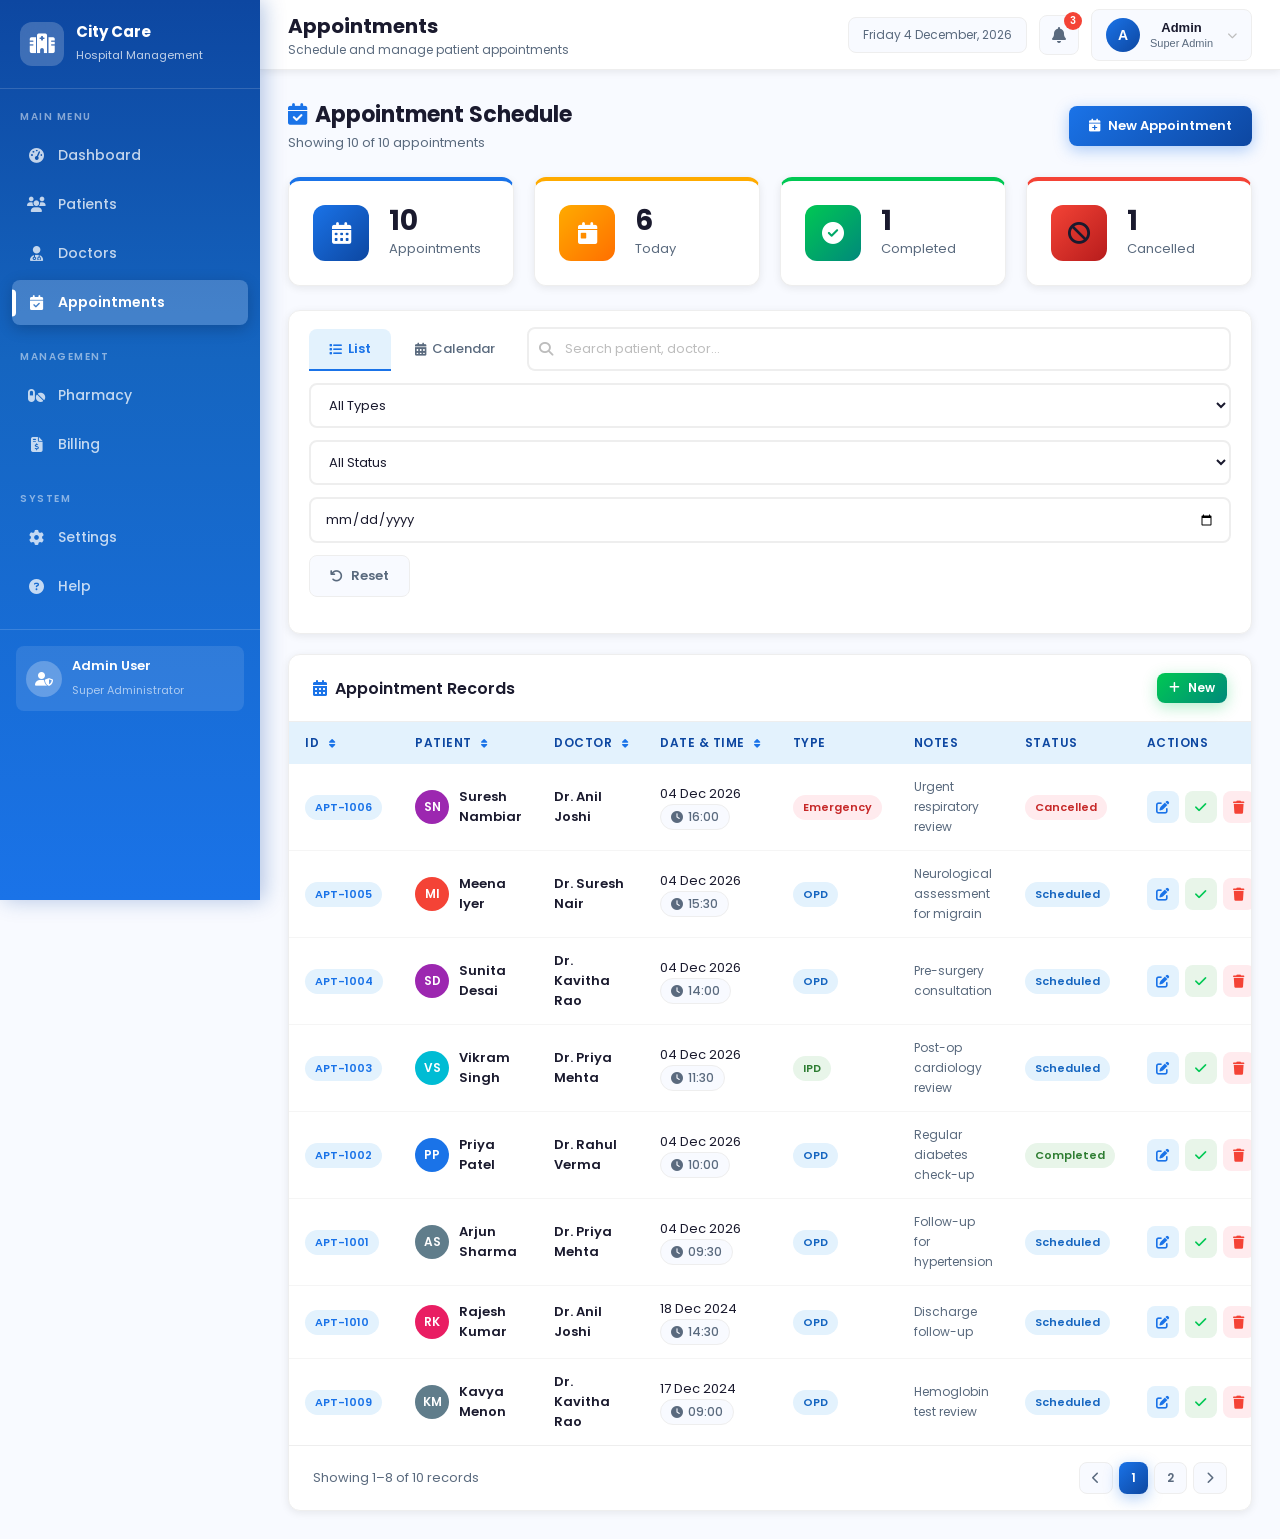
<file: appointments.html>
<!DOCTYPE html>
<html lang="en">
<head>
  <meta charset="UTF-8">
  <meta name="viewport" content="width=device-width, initial-scale=1.0">
  <title>Appointments | City Care Hospital</title>
  <link rel="stylesheet" href="https://cdnjs.cloudflare.com/ajax/libs/font-awesome/6.5.0/css/all.min.css">
  <link rel="stylesheet" href="style.css">
  <link rel="stylesheet" href="responsive.css">
</head>
<body>

<div class="loader-overlay" id="loaderOverlay">
  <div class="loader-logo"><i class="fas fa-hospital-alt"></i></div>
  <div class="loader-text">City Care Hospital</div>
  <div class="loading-bar"><div class="loading-bar-fill"></div></div>
</div>

<div class="sidebar-overlay" id="sidebarOverlay"></div>

<aside class="sidebar" id="sidebar">
  <a href="index.html" class="sidebar-brand">
    <div class="brand-icon"><i class="fas fa-hospital-alt"></i></div>
    <div class="brand-text"><h2>City Care</h2><span>Hospital Management</span></div>
  </a>
  <div class="sidebar-section">Main Menu</div>
  <nav class="sidebar-nav">
    <a href="index.html" class="nav-item"><i class="fas fa-tachometer-alt"></i> Dashboard</a>
    <a href="patients.html" class="nav-item"><i class="fas fa-users"></i> Patients</a>
    <a href="doctors.html" class="nav-item"><i class="fas fa-user-md"></i> Doctors</a>
    <a href="appointments.html" class="nav-item active"><i class="fas fa-calendar-check"></i> Appointments</a>
  </nav>
  <div class="sidebar-section">Management</div>
  <nav class="sidebar-nav">
    <a href="pharmacy.html" class="nav-item"><i class="fas fa-pills"></i> Pharmacy</a>
    <a href="billing.html" class="nav-item"><i class="fas fa-file-invoice-dollar"></i> Billing</a>
  </nav>
  <div class="sidebar-section">System</div>
  <nav class="sidebar-nav">
    <a href="#" class="nav-item"><i class="fas fa-cog"></i> Settings</a>
    <a href="#" class="nav-item"><i class="fas fa-question-circle"></i> Help</a>
  </nav>
  <div class="sidebar-footer">
    <div class="sidebar-user">
      <div class="sidebar-avatar"><i class="fas fa-user-shield"></i></div>
      <div class="sidebar-user-info"><h4>Admin User</h4><span>Super Administrator</span></div>
    </div>
  </div>
</aside>

<div class="main-content">
  <header class="header">
    <div class="header-left">
      <button class="menu-toggle" onclick="toggleSidebarMobile()"><i class="fas fa-bars"></i></button>
      <div class="page-title">
        <h1>Appointments</h1>
        <p>Schedule and manage patient appointments</p>
      </div>
    </div>
    <div class="header-right">
      <div class="header-date"></div>
      <button class="header-btn"><i class="fas fa-bell"></i><span class="notif-badge">3</span></button>
      <div class="profile-dropdown">
        <button class="profile-btn">
          <div class="profile-avatar">A</div>
          <div class="profile-info"><h4>Admin</h4><span>Super Admin</span></div>
          <i class="fas fa-chevron-down" style="font-size:10px;color:var(--gray-400);margin-left:4px"></i>
        </button>
        <div class="dropdown-menu">
          <a href="#" class="dropdown-item"><i class="fas fa-user"></i> My Profile</a>
          <div class="dropdown-divider"></div>
          <button class="dropdown-item" style="color:var(--danger)"><i class="fas fa-sign-out-alt"></i> Logout</button>
        </div>
      </div>
    </div>
  </header>

  <div class="page-content">
    <div class="page-header animate-in">
      <div class="page-header-title">
        <h2><i class="fas fa-calendar-check" style="color:var(--primary);margin-right:8px"></i>Appointment Schedule</h2>
        <p id="apptCount">Loading...</p>
      </div>
      <button class="btn btn-primary" onclick="openAddApptModal()">
        <i class="fas fa-calendar-plus"></i> New Appointment
      </button>
    </div>

    <div class="stats-grid" style="margin-bottom:24px" id="apptStats"></div>

    <div class="card animate-in" style="margin-bottom:20px">
      <div class="card-body" style="padding:16px 20px">
        <div class="toolbar">
          <div class="tabs" style="border-bottom:none;margin-bottom:0;flex-shrink:0">
            <button class="tab active" id="tabList" onclick="switchView('list')"><i class="fas fa-list"></i> List</button>
            <button class="tab" id="tabCalendar" onclick="switchView('calendar')"><i class="fas fa-calendar-alt"></i> Calendar</button>
          </div>
          <div class="search-box" style="flex:2">
            <i class="fas fa-search"></i>
            <input type="text" class="form-control" id="searchInput" placeholder="Search patient, doctor..." oninput="renderAppointments()">
          </div>
          <select class="form-control filter-select" id="filterType" onchange="renderAppointments()">
            <option value="">All Types</option>
            <option>OPD</option><option>IPD</option><option>Emergency</option>
          </select>
          <select class="form-control filter-select" id="filterStatus" onchange="renderAppointments()">
            <option value="">All Status</option>
            <option>Scheduled</option><option>Completed</option><option>Cancelled</option>
          </select>
          <input type="date" class="form-control filter-select" id="filterDate" onchange="renderAppointments()">
          <button class="btn btn-light" onclick="clearFilters()"><i class="fas fa-undo"></i> Reset</button>
        </div>
      </div>
    </div>

    <!-- List View -->
    <div id="listView" class="card animate-in delay-2">
      <div class="card-header">
        <div class="card-title"><i class="fas fa-calendar-alt"></i> Appointment Records</div>
        <button class="btn btn-success btn-sm" onclick="openAddApptModal()"><i class="fas fa-plus"></i> New</button>
      </div>
      <div class="card-body" style="padding:0">
        <div class="table-container">
          <table class="table">
            <thead>
              <tr>
                <th onclick="sortBy('id')">ID <i class="fas fa-sort"></i></th>
                <th onclick="sortBy('patientName')">Patient <i class="fas fa-sort"></i></th>
                <th onclick="sortBy('doctorName')">Doctor <i class="fas fa-sort"></i></th>
                <th onclick="sortBy('date')">Date & Time <i class="fas fa-sort"></i></th>
                <th>Type</th>
                <th>Notes</th>
                <th>Status</th>
                <th>Actions</th>
              </tr>
            </thead>
            <tbody id="apptsTableBody"></tbody>
          </table>
        </div>
        <div id="mobileCardList" class="mobile-card-list"></div>
        <div id="paginationContainer" style="padding:16px 24px;display:flex;align-items:center;justify-content:space-between;border-top:1px solid var(--gray-200);flex-wrap:wrap;gap:10px"></div>
      </div>
    </div>

    <!-- Calendar View -->
    <div id="calendarView" style="display:none" class="card animate-in delay-2">
      <div class="card-header">
        <div class="card-title"><i class="fas fa-calendar-alt"></i> <span id="calMonthTitle"></span></div>
        <div style="display:flex;gap:8px">
          <button class="btn btn-light btn-sm" onclick="prevMonth()"><i class="fas fa-chevron-left"></i></button>
          <button class="btn btn-outline btn-sm" onclick="goToToday()">Today</button>
          <button class="btn btn-light btn-sm" onclick="nextMonth()"><i class="fas fa-chevron-right"></i></button>
        </div>
      </div>
      <div class="card-body" id="calendarBody"></div>
    </div>
  </div>
</div>

<!-- Add/Edit Appointment Modal -->
<div class="modal-overlay" id="apptModal">
  <div class="modal modal-lg">
    <div class="modal-header">
      <h2 id="apptModalTitle"><i class="fas fa-calendar-plus"></i> New Appointment</h2>
      <button class="modal-close" onclick="Modal.close('apptModal')"><i class="fas fa-times"></i></button>
    </div>
    <div class="modal-body">
      <form id="apptForm" onsubmit="return false">
        <input type="hidden" id="apptId">
        <div class="form-row">
          <div class="form-group">
            <label class="form-label">Patient <span class="required">*</span></label>
            <select class="form-control" id="apptPatient" required>
              <option value="">Select Patient</option>
            </select>
          </div>
          <div class="form-group">
            <label class="form-label">Doctor <span class="required">*</span></label>
            <select class="form-control" id="apptDoctor" required>
              <option value="">Select Doctor</option>
            </select>
          </div>
        </div>
        <div class="form-row-3">
          <div class="form-group">
            <label class="form-label">Date <span class="required">*</span></label>
            <input type="date" class="form-control" id="apptDate" required>
          </div>
          <div class="form-group">
            <label class="form-label">Time <span class="required">*</span></label>
            <input type="time" class="form-control" id="apptTime" required>
          </div>
          <div class="form-group">
            <label class="form-label">Type</label>
            <select class="form-control" id="apptType">
              <option>OPD</option><option>IPD</option><option>Emergency</option>
            </select>
          </div>
        </div>
        <div class="form-row">
          <div class="form-group">
            <label class="form-label">Status</label>
            <select class="form-control" id="apptStatus">
              <option>Scheduled</option><option>Completed</option><option>Cancelled</option>
            </select>
          </div>
          <div class="form-group">
            <label class="form-label">Notes</label>
            <input type="text" class="form-control" id="apptNotes" placeholder="Appointment notes...">
          </div>
        </div>
      </form>
    </div>
    <div class="modal-footer">
      <button class="btn btn-light" onclick="Modal.close('apptModal')"><i class="fas fa-times"></i> Cancel</button>
      <button class="btn btn-primary" onclick="saveAppointment()"><i class="fas fa-save"></i> Save</button>
    </div>
  </div>
</div>

<!-- Confirm Modal -->
<div class="modal-overlay" id="confirmModal">
  <div class="modal modal-sm">
    <div class="modal-body">
      <div class="confirm-dialog">
        <div class="confirm-icon">🗑️</div>
        <h3 id="confirmTitle">Delete Appointment?</h3>
        <p id="confirmMessage">This will remove the appointment.</p>
      </div>
    </div>
    <div class="modal-footer">
      <button class="btn btn-light" onclick="Confirm.cancel()">Cancel</button>
      <button class="btn btn-danger" onclick="Confirm.confirm()"><i class="fas fa-trash"></i> Delete</button>
    </div>
  </div>
</div>

<!-- Bottom Navigation (Mobile) -->
<nav class="bottom-nav" id="bottomNav">
  <div class="bottom-nav-inner">
    <a href="index.html" class="bottom-nav-item"><i class="fas fa-tachometer-alt"></i><span>Home</span></a>
    <a href="patients.html" class="bottom-nav-item"><i class="fas fa-users"></i><span>Patients</span></a>
    <a href="appointments.html" class="bottom-nav-item active"><i class="fas fa-calendar-check"></i><span>Appts</span></a>
    <a href="billing.html" class="bottom-nav-item"><i class="fas fa-file-invoice-dollar"></i><span>Billing</span></a>
    <button class="bottom-nav-item bottom-nav-more" onclick="toggleMoreDrawer()"><i class="fas fa-th-large"></i><span>More</span></button>
  </div>
</nav>
<div class="drawer-overlay" onclick="toggleMoreDrawer()"></div>
<div class="more-drawer" id="moreDrawer">
  <div class="more-drawer-handle"></div>
  <div class="more-drawer-title">More Options</div>
  <div class="more-drawer-grid">
    <a href="doctors.html" class="more-drawer-item">
      <div class="more-drawer-icon" style="background:linear-gradient(135deg,#1a73e8,#0d47a1)"><i class="fas fa-user-md"></i></div>
      <span>Doctors</span>
    </a>
    <a href="pharmacy.html" class="more-drawer-item">
      <div class="more-drawer-icon" style="background:linear-gradient(135deg,#7c4dff,#4527a0)"><i class="fas fa-pills"></i></div>
      <span>Pharmacy</span>
    </a>
    <a href="#" class="more-drawer-item">
      <div class="more-drawer-icon" style="background:linear-gradient(135deg,#00bcd4,#006064)"><i class="fas fa-cog"></i></div>
      <span>Settings</span>
    </a>
    <a href="#" class="more-drawer-item">
      <div class="more-drawer-icon" style="background:linear-gradient(135deg,#00c853,#00897b)"><i class="fas fa-question-circle"></i></div>
      <span>Help</span>
    </a>
  </div>
</div>
</nav>
<div class="drawer-overlay" onclick="toggleMoreDrawer()"></div>
<div class="more-drawer">
  <div class="more-drawer-handle"></div>
  <div class="more-drawer-grid">
    <a href="doctors.html" class="more-drawer-item"><i class="fas fa-user-md"></i><span>Doctors</span></a>
    <a href="pharmacy.html" class="more-drawer-item"><i class="fas fa-pills"></i><span>Pharmacy</span></a>
    <a href="#" class="more-drawer-item"><i class="fas fa-cog"></i><span>Settings</span></a>
  </div>
</div>

<script src="utils.js"></script>
<script src="dashboard.js"></script>
<script src="appointments.js"></script>
<script src="mobile.js"></script>
</body>
</html>
</file>
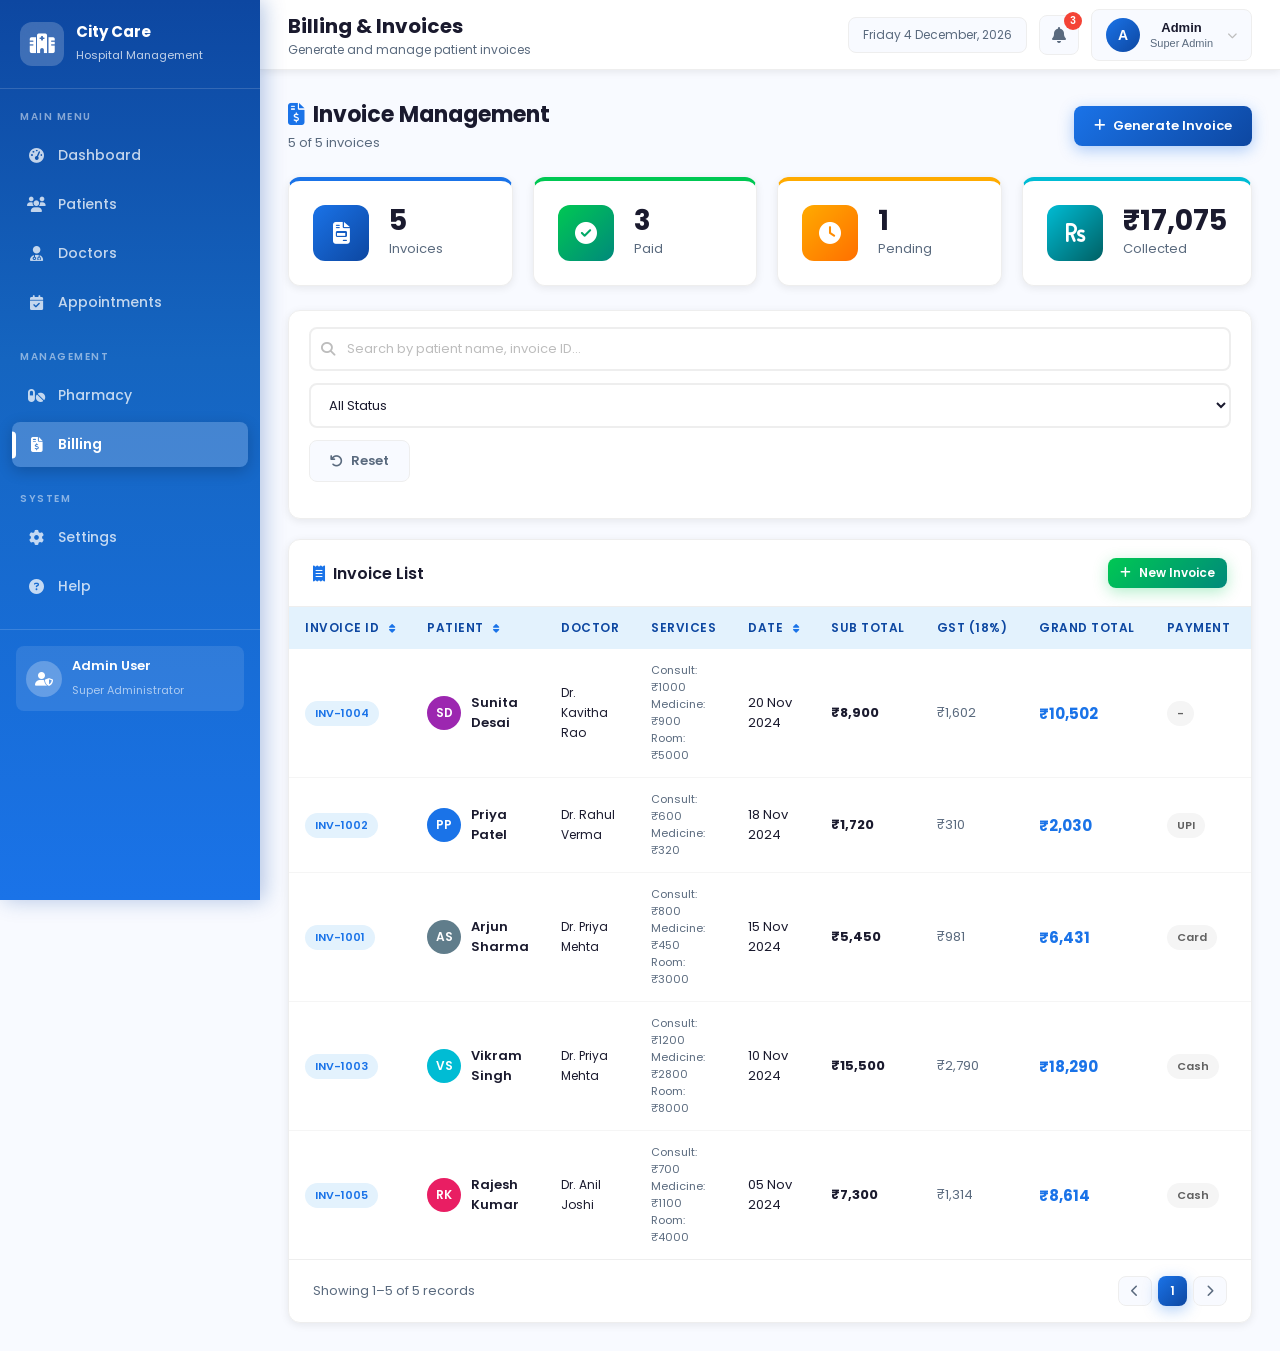
<file: billing.html>
<!DOCTYPE html>
<html lang="en">
<head>
  <meta charset="UTF-8">
  <meta name="viewport" content="width=device-width, initial-scale=1.0">
  <title>Billing | City Care Hospital</title>
  <link rel="stylesheet" href="https://cdnjs.cloudflare.com/ajax/libs/font-awesome/6.5.0/css/all.min.css">
  <link rel="stylesheet" href="style.css">
  <link rel="stylesheet" href="responsive.css">
  <style>
    @media print {
      body * { visibility: hidden; }
      #invoicePrintArea, #invoicePrintArea * { visibility: visible; }
      #invoicePrintArea { position: fixed; inset: 0; background: white; z-index: 99999; padding: 30px; }
    }
  </style>
</head>
<body>

<div class="loader-overlay" id="loaderOverlay">
  <div class="loader-logo"><i class="fas fa-hospital-alt"></i></div>
  <div class="loader-text">City Care Hospital</div>
  <div class="loading-bar"><div class="loading-bar-fill"></div></div>
</div>

<div class="sidebar-overlay" id="sidebarOverlay"></div>

<aside class="sidebar" id="sidebar">
  <a href="index.html" class="sidebar-brand">
    <div class="brand-icon"><i class="fas fa-hospital-alt"></i></div>
    <div class="brand-text"><h2>City Care</h2><span>Hospital Management</span></div>
  </a>
  <div class="sidebar-section">Main Menu</div>
  <nav class="sidebar-nav">
    <a href="index.html" class="nav-item"><i class="fas fa-tachometer-alt"></i> Dashboard</a>
    <a href="patients.html" class="nav-item"><i class="fas fa-users"></i> Patients</a>
    <a href="doctors.html" class="nav-item"><i class="fas fa-user-md"></i> Doctors</a>
    <a href="appointments.html" class="nav-item"><i class="fas fa-calendar-check"></i> Appointments</a>
  </nav>
  <div class="sidebar-section">Management</div>
  <nav class="sidebar-nav">
    <a href="pharmacy.html" class="nav-item"><i class="fas fa-pills"></i> Pharmacy</a>
    <a href="billing.html" class="nav-item active"><i class="fas fa-file-invoice-dollar"></i> Billing</a>
  </nav>
  <div class="sidebar-section">System</div>
  <nav class="sidebar-nav">
    <a href="#" class="nav-item"><i class="fas fa-cog"></i> Settings</a>
    <a href="#" class="nav-item"><i class="fas fa-question-circle"></i> Help</a>
  </nav>
  <div class="sidebar-footer">
    <div class="sidebar-user">
      <div class="sidebar-avatar"><i class="fas fa-user-shield"></i></div>
      <div class="sidebar-user-info"><h4>Admin User</h4><span>Super Administrator</span></div>
    </div>
  </div>
</aside>

<div class="main-content">
  <header class="header">
    <div class="header-left">
      <button class="menu-toggle" onclick="toggleSidebarMobile()"><i class="fas fa-bars"></i></button>
      <div class="page-title">
        <h1>Billing & Invoices</h1>
        <p>Generate and manage patient invoices</p>
      </div>
    </div>
    <div class="header-right">
      <div class="header-date"></div>
      <button class="header-btn"><i class="fas fa-bell"></i><span class="notif-badge">3</span></button>
      <div class="profile-dropdown">
        <button class="profile-btn">
          <div class="profile-avatar">A</div>
          <div class="profile-info"><h4>Admin</h4><span>Super Admin</span></div>
          <i class="fas fa-chevron-down" style="font-size:10px;color:var(--gray-400);margin-left:4px"></i>
        </button>
        <div class="dropdown-menu">
          <a href="#" class="dropdown-item"><i class="fas fa-user"></i> My Profile</a>
          <div class="dropdown-divider"></div>
          <button class="dropdown-item" style="color:var(--danger)"><i class="fas fa-sign-out-alt"></i> Logout</button>
        </div>
      </div>
    </div>
  </header>

  <div class="page-content">
    <div class="page-header animate-in">
      <div class="page-header-title">
        <h2><i class="fas fa-file-invoice-dollar" style="color:var(--primary);margin-right:8px"></i>Invoice Management</h2>
        <p id="billCount">Loading...</p>
      </div>
      <button class="btn btn-primary" onclick="openAddBillModal()">
        <i class="fas fa-plus"></i> Generate Invoice
      </button>
    </div>

    <div class="stats-grid" style="margin-bottom:24px" id="billStats"></div>

    <div class="card animate-in" style="margin-bottom:20px">
      <div class="card-body" style="padding:16px 20px">
        <div class="toolbar">
          <div class="search-box" style="flex:2">
            <i class="fas fa-search"></i>
            <input type="text" class="form-control" id="searchInput" placeholder="Search by patient name, invoice ID..." oninput="renderInvoices()">
          </div>
          <select class="form-control filter-select" id="filterStatus" onchange="renderInvoices()">
            <option value="">All Status</option>
            <option>Paid</option><option>Pending</option><option>Partial</option>
          </select>
          <button class="btn btn-light" onclick="clearFilters()"><i class="fas fa-undo"></i> Reset</button>
        </div>
      </div>
    </div>

    <div class="card animate-in delay-2">
      <div class="card-header">
        <div class="card-title"><i class="fas fa-receipt"></i> Invoice List</div>
        <button class="btn btn-success btn-sm" onclick="openAddBillModal()"><i class="fas fa-plus"></i> New Invoice</button>
      </div>
      <div class="card-body" style="padding:0">
        <div class="table-container">
          <table class="table">
            <thead>
              <tr>
                <th onclick="sortBy('id')">Invoice ID <i class="fas fa-sort"></i></th>
                <th onclick="sortBy('patientName')">Patient <i class="fas fa-sort"></i></th>
                <th>Doctor</th>
                <th>Services</th>
                <th onclick="sortBy('date')">Date <i class="fas fa-sort"></i></th>
                <th>Sub Total</th>
                <th>GST (18%)</th>
                <th>Grand Total</th>
                <th>Payment</th>
                <th>Status</th>
                <th>Actions</th>
              </tr>
            </thead>
            <tbody id="billTableBody"></tbody>
          </table>
        </div>
        <div id="mobileCardList" class="mobile-card-list"></div>
        <div id="paginationContainer" style="padding:16px 24px;display:flex;align-items:center;justify-content:space-between;border-top:1px solid var(--gray-200);flex-wrap:wrap;gap:10px"></div>
      </div>
    </div>
  </div>
</div>

<!-- Add Invoice Modal -->
<div class="modal-overlay" id="billModal">
  <div class="modal modal-lg">
    <div class="modal-header">
      <h2 id="billModalTitle"><i class="fas fa-file-invoice"></i> Generate Invoice</h2>
      <button class="modal-close" onclick="Modal.close('billModal')"><i class="fas fa-times"></i></button>
    </div>
    <div class="modal-body">
      <form id="billForm" onsubmit="return false">
        <input type="hidden" id="billId">
        <div class="form-row">
          <div class="form-group">
            <label class="form-label">Patient <span class="required">*</span></label>
            <select class="form-control" id="billPatient" required onchange="autoFillDoctor()">
              <option value="">Select Patient</option>
            </select>
          </div>
          <div class="form-group">
            <label class="form-label">Doctor</label>
            <input type="text" class="form-control" id="billDoctor" placeholder="Auto-filled from patient" readonly>
          </div>
        </div>
        <div class="form-row">
          <div class="form-group">
            <label class="form-label">Invoice Date <span class="required">*</span></label>
            <input type="date" class="form-control" id="billDate" required>
          </div>
          <div class="form-group">
            <label class="form-label">Payment Method</label>
            <select class="form-control" id="billPayMethod">
              <option>Cash</option><option>Card</option><option>UPI</option><option>Insurance</option><option>—</option>
            </select>
          </div>
        </div>

        <div style="background:var(--light);border-radius:12px;padding:20px;margin-bottom:16px">
          <h4 style="font-size:14px;font-weight:600;margin-bottom:16px;color:var(--primary)"><i class="fas fa-list"></i> Service Charges</h4>
          <div class="form-row-3">
            <div class="form-group" style="margin-bottom:12px">
              <label class="form-label">Consultation Fee (₹)</label>
              <input type="number" class="form-control" id="billConsult" min="0" value="0" oninput="calcTotal()">
            </div>
            <div class="form-group" style="margin-bottom:12px">
              <label class="form-label">Medicine Charges (₹)</label>
              <input type="number" class="form-control" id="billMedicine" min="0" value="0" oninput="calcTotal()">
            </div>
            <div class="form-group" style="margin-bottom:12px">
              <label class="form-label">Room Charges (₹)</label>
              <input type="number" class="form-control" id="billRoom" min="0" value="0" oninput="calcTotal()">
            </div>
            <div class="form-group" style="margin-bottom:0">
              <label class="form-label">Lab / Test Charges (₹)</label>
              <input type="number" class="form-control" id="billLab" min="0" value="0" oninput="calcTotal()">
            </div>
            <div class="form-group" style="margin-bottom:0">
              <label class="form-label">Other Charges (₹)</label>
              <input type="number" class="form-control" id="billOther" min="0" value="0" oninput="calcTotal()">
            </div>
            <div class="form-group" style="margin-bottom:0">
              <label class="form-label">Discount (₹)</label>
              <input type="number" class="form-control" id="billDiscount" min="0" value="0" oninput="calcTotal()">
            </div>
          </div>
        </div>

        <!-- Live Total -->
        <div style="background:linear-gradient(135deg,var(--primary-light),white);border:1px solid #bbdefb;border-radius:12px;padding:16px">
          <div style="display:flex;justify-content:space-between;font-size:13px;padding:6px 0;border-bottom:1px solid #bbdefb">
            <span>Sub Total</span><span id="sumSubTotal" style="font-weight:600">₹0</span>
          </div>
          <div style="display:flex;justify-content:space-between;font-size:13px;padding:6px 0;border-bottom:1px solid #bbdefb">
            <span>Discount</span><span id="sumDiscount" style="font-weight:600;color:var(--success)">-₹0</span>
          </div>
          <div style="display:flex;justify-content:space-between;font-size:13px;padding:6px 0;border-bottom:1px solid #bbdefb">
            <span>GST (18%)</span><span id="sumGst" style="font-weight:600">₹0</span>
          </div>
          <div style="display:flex;justify-content:space-between;font-size:16px;padding:10px 0 0;font-weight:700;color:var(--primary)">
            <span>Grand Total</span><span id="sumTotal">₹0</span>
          </div>
        </div>

        <div class="form-group" style="margin-top:16px">
          <label class="form-label">Payment Status</label>
          <select class="form-control" id="billStatus">
            <option>Pending</option><option>Paid</option><option>Partial</option>
          </select>
        </div>
      </form>
    </div>
    <div class="modal-footer">
      <button class="btn btn-light" onclick="Modal.close('billModal')"><i class="fas fa-times"></i> Cancel</button>
      <button class="btn btn-primary" onclick="saveInvoice()"><i class="fas fa-save"></i> Save Invoice</button>
    </div>
  </div>
</div>

<!-- View Invoice Modal -->
<div class="modal-overlay" id="viewBillModal">
  <div class="modal modal-lg">
    <div class="modal-header">
      <h2><i class="fas fa-file-invoice"></i> Invoice Details</h2>
      <button class="modal-close" onclick="Modal.close('viewBillModal')"><i class="fas fa-times"></i></button>
    </div>
    <div class="modal-body" id="invoicePrintArea"></div>
    <div class="modal-footer no-print">
      <button class="btn btn-light" onclick="Modal.close('viewBillModal')">Close</button>
      <button class="btn btn-warning" onclick="window.print()"><i class="fas fa-print"></i> Print Invoice</button>
    </div>
  </div>
</div>

<!-- Confirm Modal -->
<div class="modal-overlay" id="confirmModal">
  <div class="modal modal-sm">
    <div class="modal-body">
      <div class="confirm-dialog">
        <div class="confirm-icon">🗑️</div>
        <h3 id="confirmTitle">Delete Invoice?</h3>
        <p id="confirmMessage">This will permanently remove this invoice.</p>
      </div>
    </div>
    <div class="modal-footer">
      <button class="btn btn-light" onclick="Confirm.cancel()">Cancel</button>
      <button class="btn btn-danger" onclick="Confirm.confirm()"><i class="fas fa-trash"></i> Delete</button>
    </div>
  </div>
</div>

<!-- Bottom Navigation (Mobile) -->
<nav class="bottom-nav" id="bottomNav">
  <div class="bottom-nav-inner">
    <a href="index.html" class="bottom-nav-item"><i class="fas fa-tachometer-alt"></i><span>Home</span></a>
    <a href="patients.html" class="bottom-nav-item"><i class="fas fa-users"></i><span>Patients</span></a>
    <a href="appointments.html" class="bottom-nav-item"><i class="fas fa-calendar-check"></i><span>Appts</span></a>
    <a href="billing.html" class="bottom-nav-item active"><i class="fas fa-file-invoice-dollar"></i><span>Billing</span></a>
    <button class="bottom-nav-item bottom-nav-more" onclick="toggleMoreDrawer()"><i class="fas fa-th-large"></i><span>More</span></button>
  </div>
</nav>
<div class="drawer-overlay" onclick="toggleMoreDrawer()"></div>
<div class="more-drawer" id="moreDrawer">
  <div class="more-drawer-handle"></div>
  <div class="more-drawer-title">More Options</div>
  <div class="more-drawer-grid">
    <a href="doctors.html" class="more-drawer-item">
      <div class="more-drawer-icon" style="background:linear-gradient(135deg,#1a73e8,#0d47a1)"><i class="fas fa-user-md"></i></div>
      <span>Doctors</span>
    </a>
    <a href="pharmacy.html" class="more-drawer-item">
      <div class="more-drawer-icon" style="background:linear-gradient(135deg,#7c4dff,#4527a0)"><i class="fas fa-pills"></i></div>
      <span>Pharmacy</span>
    </a>
    <a href="#" class="more-drawer-item">
      <div class="more-drawer-icon" style="background:linear-gradient(135deg,#00bcd4,#006064)"><i class="fas fa-cog"></i></div>
      <span>Settings</span>
    </a>
    <a href="#" class="more-drawer-item">
      <div class="more-drawer-icon" style="background:linear-gradient(135deg,#00c853,#00897b)"><i class="fas fa-question-circle"></i></div>
      <span>Help</span>
    </a>
  </div>
</div>
</nav>
<div class="drawer-overlay" onclick="toggleMoreDrawer()"></div>
<div class="more-drawer">
  <div class="more-drawer-handle"></div>
  <div class="more-drawer-grid">
    <a href="doctors.html" class="more-drawer-item"><i class="fas fa-user-md"></i><span>Doctors</span></a>
    <a href="pharmacy.html" class="more-drawer-item"><i class="fas fa-pills"></i><span>Pharmacy</span></a>
    <a href="#" class="more-drawer-item"><i class="fas fa-cog"></i><span>Settings</span></a>
  </div>
</div>

<script src="utils.js"></script>
<script src="dashboard.js"></script>
<script src="billing.js"></script>
<script src="mobile.js"></script>
</body>
</html>
</file>
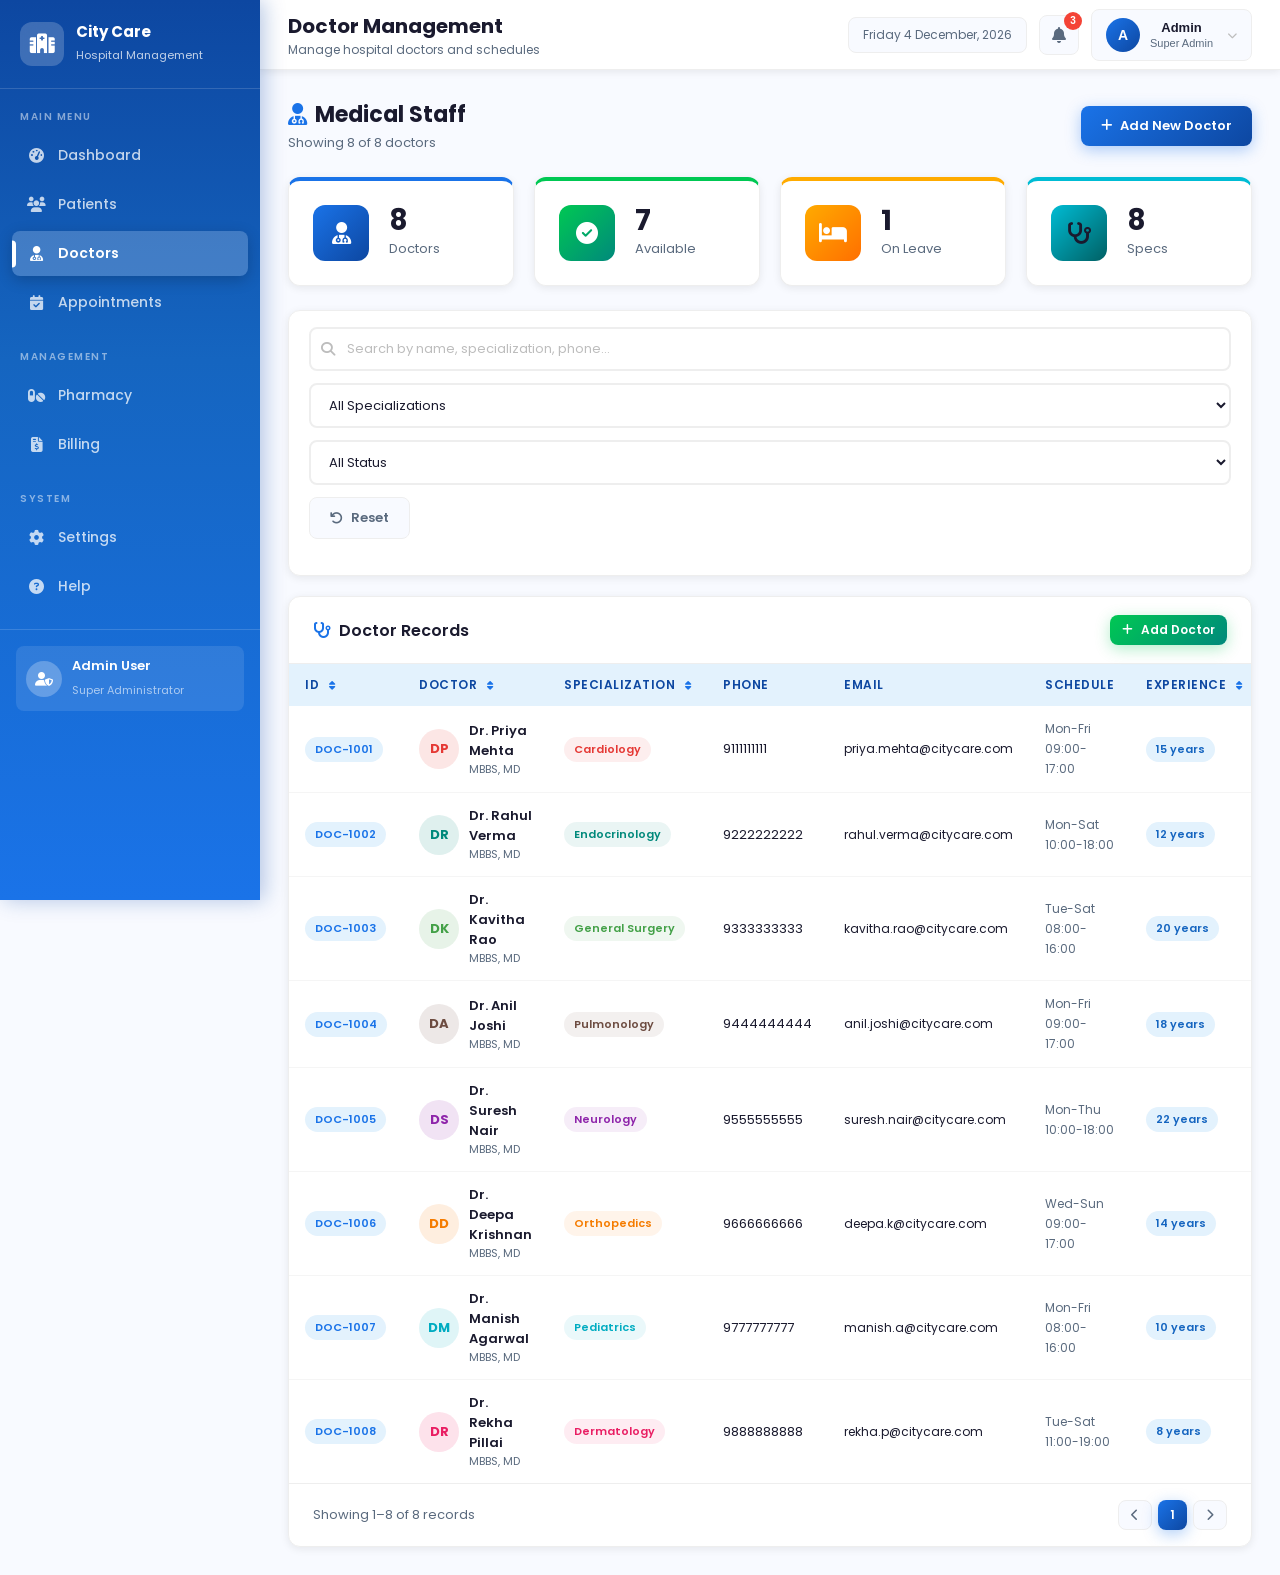
<file: doctors.html>
<!DOCTYPE html>
<html lang="en">
<head>
  <meta charset="UTF-8">
  <meta name="viewport" content="width=device-width, initial-scale=1.0">
  <title>Doctors | City Care Hospital</title>
  <link rel="stylesheet" href="https://cdnjs.cloudflare.com/ajax/libs/font-awesome/6.5.0/css/all.min.css">
  <link rel="stylesheet" href="style.css">
  <link rel="stylesheet" href="responsive.css">
</head>
<body>

<div class="loader-overlay" id="loaderOverlay">
  <div class="loader-logo"><i class="fas fa-hospital-alt"></i></div>
  <div class="loader-text">City Care Hospital</div>
  <div class="loading-bar"><div class="loading-bar-fill"></div></div>
</div>

<div class="sidebar-overlay" id="sidebarOverlay"></div>

<aside class="sidebar" id="sidebar">
  <a href="index.html" class="sidebar-brand">
    <div class="brand-icon"><i class="fas fa-hospital-alt"></i></div>
    <div class="brand-text"><h2>City Care</h2><span>Hospital Management</span></div>
  </a>
  <div class="sidebar-section">Main Menu</div>
  <nav class="sidebar-nav">
    <a href="index.html" class="nav-item"><i class="fas fa-tachometer-alt"></i> Dashboard</a>
    <a href="patients.html" class="nav-item"><i class="fas fa-users"></i> Patients</a>
    <a href="doctors.html" class="nav-item active"><i class="fas fa-user-md"></i> Doctors</a>
    <a href="appointments.html" class="nav-item"><i class="fas fa-calendar-check"></i> Appointments</a>
  </nav>
  <div class="sidebar-section">Management</div>
  <nav class="sidebar-nav">
    <a href="pharmacy.html" class="nav-item"><i class="fas fa-pills"></i> Pharmacy</a>
    <a href="billing.html" class="nav-item"><i class="fas fa-file-invoice-dollar"></i> Billing</a>
  </nav>
  <div class="sidebar-section">System</div>
  <nav class="sidebar-nav">
    <a href="#" class="nav-item"><i class="fas fa-cog"></i> Settings</a>
    <a href="#" class="nav-item"><i class="fas fa-question-circle"></i> Help</a>
  </nav>
  <div class="sidebar-footer">
    <div class="sidebar-user">
      <div class="sidebar-avatar"><i class="fas fa-user-shield"></i></div>
      <div class="sidebar-user-info"><h4>Admin User</h4><span>Super Administrator</span></div>
    </div>
  </div>
</aside>

<div class="main-content">
  <header class="header">
    <div class="header-left">
      <button class="menu-toggle" onclick="toggleSidebarMobile()"><i class="fas fa-bars"></i></button>
      <div class="page-title">
        <h1>Doctor Management</h1>
        <p>Manage hospital doctors and schedules</p>
      </div>
    </div>
    <div class="header-right">
      <div class="header-date"></div>
      <button class="header-btn"><i class="fas fa-bell"></i><span class="notif-badge">3</span></button>
      <div class="profile-dropdown">
        <button class="profile-btn">
          <div class="profile-avatar">A</div>
          <div class="profile-info"><h4>Admin</h4><span>Super Admin</span></div>
          <i class="fas fa-chevron-down" style="font-size:10px;color:var(--gray-400);margin-left:4px"></i>
        </button>
        <div class="dropdown-menu">
          <a href="#" class="dropdown-item"><i class="fas fa-user"></i> My Profile</a>
          <div class="dropdown-divider"></div>
          <button class="dropdown-item" style="color:var(--danger)"><i class="fas fa-sign-out-alt"></i> Logout</button>
        </div>
      </div>
    </div>
  </header>

  <div class="page-content">
    <div class="page-header animate-in">
      <div class="page-header-title">
        <h2><i class="fas fa-user-md" style="color:var(--primary);margin-right:8px"></i>Medical Staff</h2>
        <p id="doctorCount">Loading...</p>
      </div>
      <button class="btn btn-primary" onclick="openAddDoctorModal()">
        <i class="fas fa-plus"></i> Add New Doctor
      </button>
    </div>

    <div class="stats-grid" style="margin-bottom:24px" id="doctorStats"></div>

    <div class="card animate-in" style="margin-bottom:20px">
      <div class="card-body" style="padding:16px 20px">
        <div class="toolbar">
          <div class="search-box" style="flex:2">
            <i class="fas fa-search"></i>
            <input type="text" class="form-control" id="searchInput" placeholder="Search by name, specialization, phone..." oninput="renderDoctors()">
          </div>
          <select class="form-control filter-select" id="filterSpec" onchange="renderDoctors()">
            <option value="">All Specializations</option>
            <option>Cardiology</option><option>Neurology</option><option>Orthopedics</option>
            <option>Pediatrics</option><option>Oncology</option><option>Dermatology</option>
            <option>Endocrinology</option><option>General Surgery</option><option>Pulmonology</option>
          </select>
          <select class="form-control filter-select" id="filterStatus" onchange="renderDoctors()">
            <option value="">All Status</option>
            <option>Available</option><option>On Leave</option><option>Inactive</option>
          </select>
          <button class="btn btn-light" onclick="clearFilters()"><i class="fas fa-undo"></i> Reset</button>
        </div>
      </div>
    </div>

    <div class="card animate-in delay-2">
      <div class="card-header">
        <div class="card-title"><i class="fas fa-stethoscope"></i> Doctor Records</div>
        <button class="btn btn-success btn-sm" onclick="openAddDoctorModal()"><i class="fas fa-plus"></i> Add Doctor</button>
      </div>
      <div class="card-body" style="padding:0">
        <div class="table-container">
          <table class="table">
            <thead>
              <tr>
                <th onclick="sortBy('id')">ID <i class="fas fa-sort"></i></th>
                <th onclick="sortBy('name')">Doctor <i class="fas fa-sort"></i></th>
                <th onclick="sortBy('specialization')">Specialization <i class="fas fa-sort"></i></th>
                <th>Phone</th>
                <th>Email</th>
                <th>Schedule</th>
                <th onclick="sortBy('experience')">Experience <i class="fas fa-sort"></i></th>
                <th onclick="sortBy('patients')">Patients <i class="fas fa-sort"></i></th>
                <th>Status</th>
                <th>Actions</th>
              </tr>
            </thead>
            <tbody id="doctorsTableBody"></tbody>
          </table>
        </div>
        <div id="mobileCardList" class="mobile-card-list"></div>
        <div id="paginationContainer" style="padding:16px 24px;display:flex;align-items:center;justify-content:space-between;border-top:1px solid var(--gray-200);flex-wrap:wrap;gap:10px"></div>
      </div>
    </div>
  </div>
</div>

<!-- Add/Edit Doctor Modal -->
<div class="modal-overlay" id="doctorModal">
  <div class="modal modal-lg">
    <div class="modal-header">
      <h2 id="doctorModalTitle"><i class="fas fa-user-md"></i> Add New Doctor</h2>
      <button class="modal-close" onclick="Modal.close('doctorModal')"><i class="fas fa-times"></i></button>
    </div>
    <div class="modal-body">
      <form id="doctorForm" onsubmit="return false">
        <input type="hidden" id="doctorId">
        <div class="form-row">
          <div class="form-group">
            <label class="form-label">Full Name <span class="required">*</span></label>
            <input type="text" class="form-control" id="doctorName" placeholder="Dr. Full Name" required>
          </div>
          <div class="form-group">
            <label class="form-label">Specialization <span class="required">*</span></label>
            <select class="form-control" id="doctorSpec" required>
              <option value="">Select Specialization</option>
              <option>Cardiology</option><option>Neurology</option><option>Orthopedics</option>
              <option>Pediatrics</option><option>Oncology</option><option>Dermatology</option>
              <option>Endocrinology</option><option>General Surgery</option><option>Pulmonology</option>
              <option>Gastroenterology</option><option>Nephrology</option><option>Urology</option>
              <option>Psychiatry</option><option>Ophthalmology</option><option>ENT</option>
            </select>
          </div>
        </div>
        <div class="form-row">
          <div class="form-group">
            <label class="form-label">Phone <span class="required">*</span></label>
            <input type="tel" class="form-control" id="doctorPhone" placeholder="10-digit number" required>
          </div>
          <div class="form-group">
            <label class="form-label">Email <span class="required">*</span></label>
            <input type="email" class="form-control" id="doctorEmail" placeholder="doctor@citycare.com" required>
          </div>
        </div>
        <div class="form-row">
          <div class="form-group">
            <label class="form-label">Schedule</label>
            <input type="text" class="form-control" id="doctorSchedule" placeholder="e.g. Mon-Fri 09:00-17:00">
          </div>
          <div class="form-group">
            <label class="form-label">Experience</label>
            <input type="text" class="form-control" id="doctorExperience" placeholder="e.g. 10 years">
          </div>
        </div>
        <div class="form-row">
          <div class="form-group">
            <label class="form-label">Qualification</label>
            <input type="text" class="form-control" id="doctorQual" placeholder="MBBS, MD, etc.">
          </div>
          <div class="form-group">
            <label class="form-label">Status</label>
            <select class="form-control" id="doctorStatus">
              <option>Available</option><option>On Leave</option><option>Inactive</option>
            </select>
          </div>
        </div>
      </form>
    </div>
    <div class="modal-footer">
      <button class="btn btn-light" onclick="Modal.close('doctorModal')"><i class="fas fa-times"></i> Cancel</button>
      <button class="btn btn-primary" onclick="saveDoctor()"><i class="fas fa-save"></i> Save Doctor</button>
    </div>
  </div>
</div>

<!-- View Doctor Modal -->
<div class="modal-overlay" id="viewDoctorModal">
  <div class="modal">
    <div class="modal-header">
      <h2><i class="fas fa-user-md"></i> Doctor Profile</h2>
      <button class="modal-close" onclick="Modal.close('viewDoctorModal')"><i class="fas fa-times"></i></button>
    </div>
    <div class="modal-body" id="viewDoctorBody"></div>
    <div class="modal-footer">
      <button class="btn btn-light" onclick="Modal.close('viewDoctorModal')">Close</button>
    </div>
  </div>
</div>

<!-- Confirm Modal -->
<div class="modal-overlay" id="confirmModal">
  <div class="modal modal-sm">
    <div class="modal-body">
      <div class="confirm-dialog">
        <div class="confirm-icon">🗑️</div>
        <h3 id="confirmTitle">Delete Doctor?</h3>
        <p id="confirmMessage">This will permanently remove the doctor record.</p>
      </div>
    </div>
    <div class="modal-footer">
      <button class="btn btn-light" onclick="Confirm.cancel()">Cancel</button>
      <button class="btn btn-danger" onclick="Confirm.confirm()"><i class="fas fa-trash"></i> Delete</button>
    </div>
  </div>
</div>

<!-- Bottom Navigation (Mobile) -->
<nav class="bottom-nav" id="bottomNav">
  <div class="bottom-nav-inner">
    <a href="index.html" class="bottom-nav-item"><i class="fas fa-tachometer-alt"></i><span>Home</span></a>
    <a href="patients.html" class="bottom-nav-item"><i class="fas fa-users"></i><span>Patients</span></a>
    <a href="appointments.html" class="bottom-nav-item"><i class="fas fa-calendar-check"></i><span>Appts</span></a>
    <a href="billing.html" class="bottom-nav-item"><i class="fas fa-file-invoice-dollar"></i><span>Billing</span></a>
    <button class="bottom-nav-item bottom-nav-more" onclick="toggleMoreDrawer()"><i class="fas fa-th-large"></i><span>More</span></button>
  </div>
</nav>
<div class="drawer-overlay" onclick="toggleMoreDrawer()"></div>
<div class="more-drawer" id="moreDrawer">
  <div class="more-drawer-handle"></div>
  <div class="more-drawer-title">More Options</div>
  <div class="more-drawer-grid">
    <a href="doctors.html" class="more-drawer-item">
      <div class="more-drawer-icon" style="background:linear-gradient(135deg,#1a73e8,#0d47a1)"><i class="fas fa-user-md"></i></div>
      <span>Doctors</span>
    </a>
    <a href="pharmacy.html" class="more-drawer-item">
      <div class="more-drawer-icon" style="background:linear-gradient(135deg,#7c4dff,#4527a0)"><i class="fas fa-pills"></i></div>
      <span>Pharmacy</span>
    </a>
    <a href="#" class="more-drawer-item">
      <div class="more-drawer-icon" style="background:linear-gradient(135deg,#00bcd4,#006064)"><i class="fas fa-cog"></i></div>
      <span>Settings</span>
    </a>
    <a href="#" class="more-drawer-item">
      <div class="more-drawer-icon" style="background:linear-gradient(135deg,#00c853,#00897b)"><i class="fas fa-question-circle"></i></div>
      <span>Help</span>
    </a>
  </div>
</div>
</nav>
<div class="drawer-overlay" onclick="toggleMoreDrawer()"></div>
<div class="more-drawer">
  <div class="more-drawer-handle"></div>
  <div class="more-drawer-grid">
    <a href="doctors.html" class="more-drawer-item" style="background:var(--primary-light)"><i class="fas fa-user-md"></i><span>Doctors</span></a>
    <a href="pharmacy.html" class="more-drawer-item"><i class="fas fa-pills"></i><span>Pharmacy</span></a>
    <a href="#" class="more-drawer-item"><i class="fas fa-cog"></i><span>Settings</span></a>
  </div>
</div>

<script src="utils.js"></script>
<script src="dashboard.js"></script>
<script src="doctors.js"></script>
<script src="mobile.js"></script>
</body>
</html>
</file>
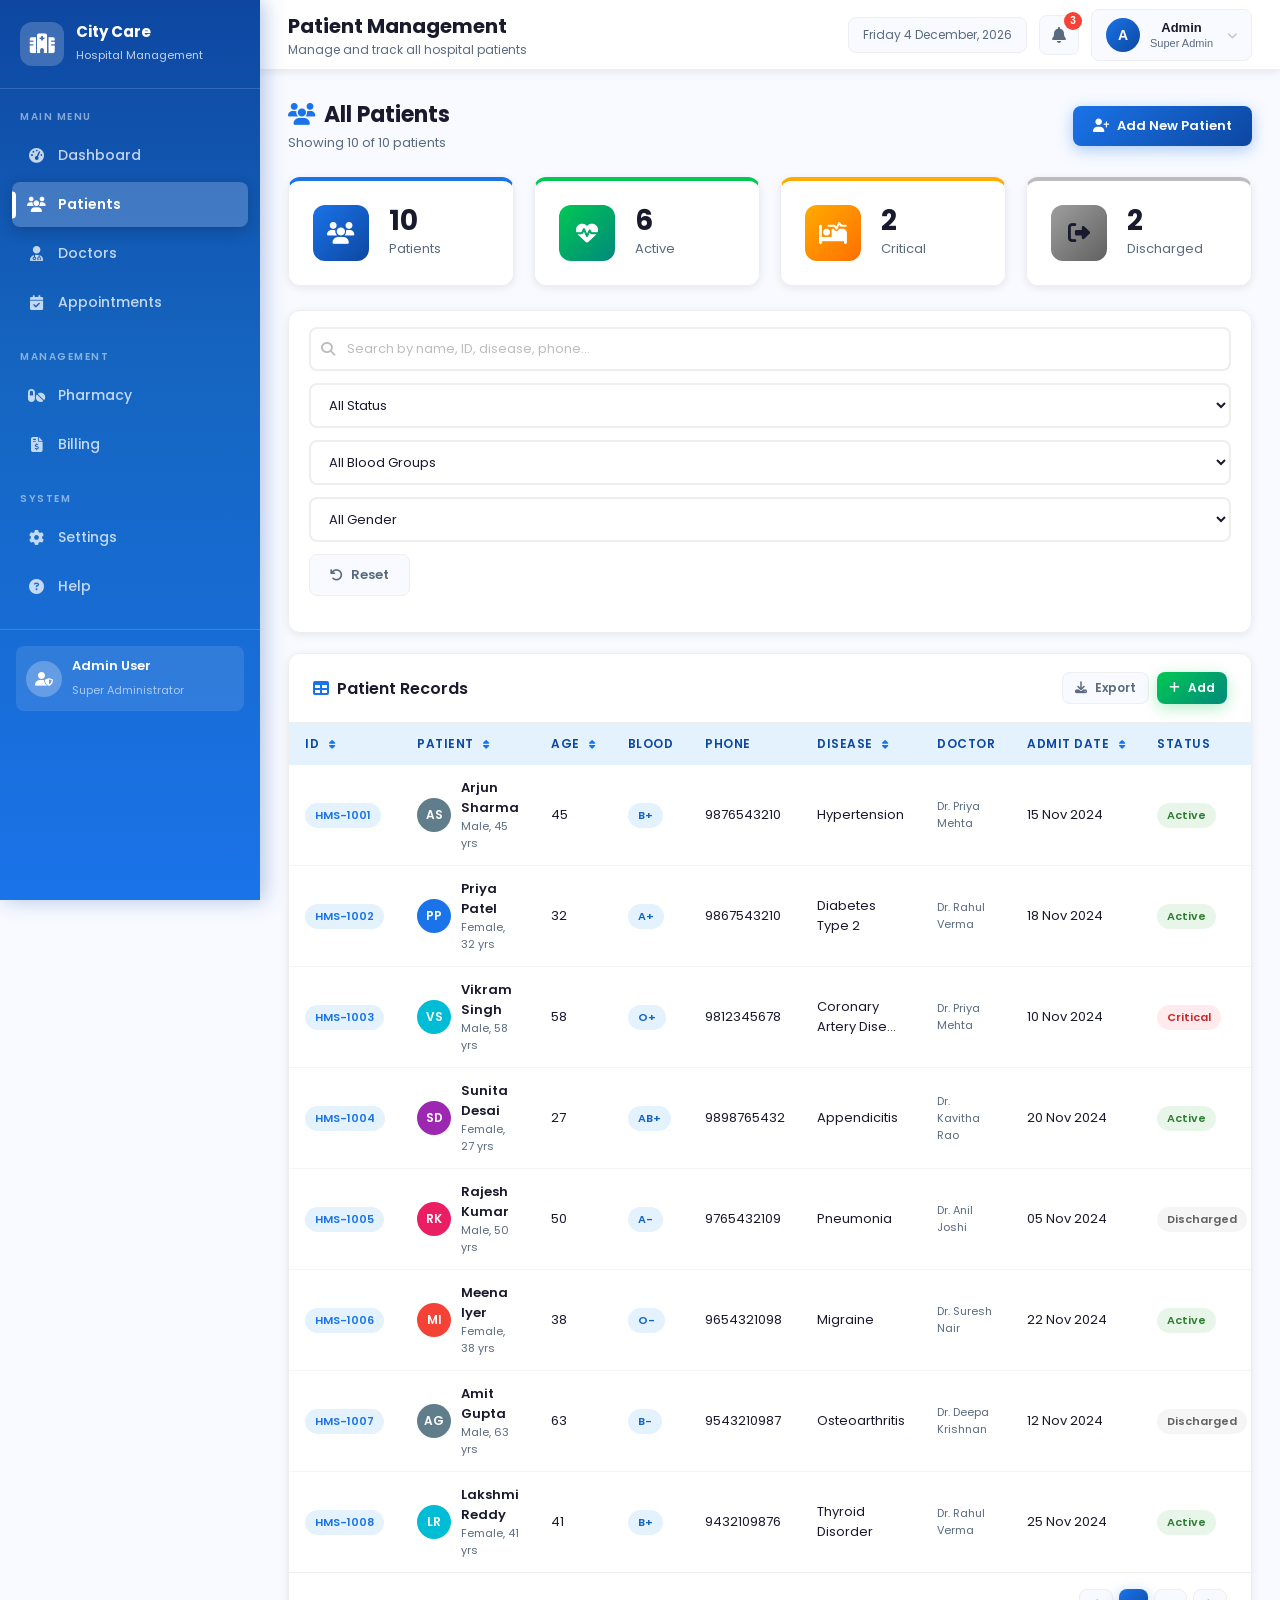
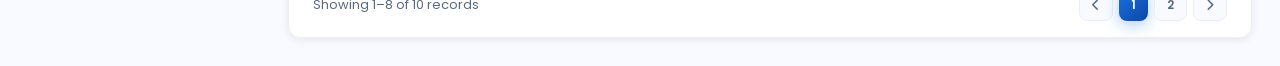
<file: patients.html>
<!DOCTYPE html>
<html lang="en">
<head>
  <meta charset="UTF-8">
  <meta name="viewport" content="width=device-width, initial-scale=1.0">
  <title>Patients | City Care Hospital</title>
  <link rel="stylesheet" href="https://cdnjs.cloudflare.com/ajax/libs/font-awesome/6.5.0/css/all.min.css">
  <link rel="stylesheet" href="style.css">
  <link rel="stylesheet" href="responsive.css">
</head>
<body>

<div class="loader-overlay" id="loaderOverlay">
  <div class="loader-logo"><i class="fas fa-hospital-alt"></i></div>
  <div class="loader-text">City Care Hospital</div>
  <div class="loading-bar"><div class="loading-bar-fill"></div></div>
</div>

<div class="sidebar-overlay" id="sidebarOverlay"></div>

<aside class="sidebar" id="sidebar">
  <a href="index.html" class="sidebar-brand">
    <div class="brand-icon"><i class="fas fa-hospital-alt"></i></div>
    <div class="brand-text"><h2>City Care</h2><span>Hospital Management</span></div>
  </a>
  <div class="sidebar-section">Main Menu</div>
  <nav class="sidebar-nav">
    <a href="index.html" class="nav-item"><i class="fas fa-tachometer-alt"></i> Dashboard</a>
    <a href="patients.html" class="nav-item active"><i class="fas fa-users"></i> Patients</a>
    <a href="doctors.html" class="nav-item"><i class="fas fa-user-md"></i> Doctors</a>
    <a href="appointments.html" class="nav-item"><i class="fas fa-calendar-check"></i> Appointments</a>
  </nav>
  <div class="sidebar-section">Management</div>
  <nav class="sidebar-nav">
    <a href="pharmacy.html" class="nav-item"><i class="fas fa-pills"></i> Pharmacy</a>
    <a href="billing.html" class="nav-item"><i class="fas fa-file-invoice-dollar"></i> Billing</a>
  </nav>
  <div class="sidebar-section">System</div>
  <nav class="sidebar-nav">
    <a href="#" class="nav-item"><i class="fas fa-cog"></i> Settings</a>
    <a href="#" class="nav-item"><i class="fas fa-question-circle"></i> Help</a>
  </nav>
  <div class="sidebar-footer">
    <div class="sidebar-user">
      <div class="sidebar-avatar"><i class="fas fa-user-shield"></i></div>
      <div class="sidebar-user-info"><h4>Admin User</h4><span>Super Administrator</span></div>
    </div>
  </div>
</aside>

<div class="main-content">
  <header class="header">
    <div class="header-left">
      <button class="menu-toggle" onclick="toggleSidebarMobile()"><i class="fas fa-bars"></i></button>
      <div class="page-title">
        <h1>Patient Management</h1>
        <p>Manage and track all hospital patients</p>
      </div>
    </div>
    <div class="header-right">
      <div class="header-date"></div>
      <button class="header-btn mobile-notif-btn" title="Notifications"><i class="fas fa-bell"></i><span class="notif-badge">3</span></button>
      <div class="profile-dropdown">
        <button class="profile-btn">
          <div class="profile-avatar">A</div>
          <div class="profile-info"><h4>Admin</h4><span>Super Admin</span></div>
          <i class="fas fa-chevron-down" style="font-size:10px;color:var(--gray-400);margin-left:4px"></i>
        </button>
        <div class="dropdown-menu">
          <a href="#" class="dropdown-item"><i class="fas fa-user"></i> My Profile</a>
          <div class="dropdown-divider"></div>
          <button class="dropdown-item" style="color:var(--danger)"><i class="fas fa-sign-out-alt"></i> Logout</button>
        </div>
      </div>
    </div>
  </header>

  <div class="page-content">
    <div class="page-header animate-in">
      <div class="page-header-title">
        <h2><i class="fas fa-users" style="color:var(--primary);margin-right:8px"></i>All Patients</h2>
        <p id="patientCount">Loading patients...</p>
      </div>
      <button class="btn btn-primary" onclick="openAddPatientModal()">
        <i class="fas fa-user-plus"></i> Add New Patient
      </button>
    </div>

    <div class="stats-grid" style="margin-bottom:24px" id="patientStats"></div>

    <div class="card animate-in" style="margin-bottom:20px">
      <div class="card-body" style="padding:16px 20px">
        <div class="toolbar">
          <div class="search-box" style="flex:2">
            <i class="fas fa-search"></i>
            <input type="text" class="form-control" id="searchInput" placeholder="Search by name, ID, disease, phone..." oninput="renderPatients()">
          </div>
          <select class="form-control filter-select" id="filterStatus" onchange="renderPatients()">
            <option value="">All Status</option>
            <option>Active</option><option>Discharged</option><option>Critical</option>
          </select>
          <select class="form-control filter-select" id="filterBlood" onchange="renderPatients()">
            <option value="">All Blood Groups</option>
            <option>A+</option><option>A-</option><option>B+</option><option>B-</option>
            <option>O+</option><option>O-</option><option>AB+</option><option>AB-</option>
          </select>
          <select class="form-control filter-select" id="filterGender" onchange="renderPatients()">
            <option value="">All Gender</option>
            <option>Male</option><option>Female</option>
          </select>
          <button class="btn btn-light" onclick="clearFilters()"><i class="fas fa-undo"></i> Reset</button>
        </div>
      </div>
    </div>

    <div class="card animate-in delay-2">
      <div class="card-header">
        <div class="card-title"><i class="fas fa-table"></i> Patient Records</div>
        <div style="display:flex;gap:8px;flex-wrap:wrap">
          <button class="btn btn-light btn-sm" onclick="exportCSV()"><i class="fas fa-download"></i> Export</button>
          <button class="btn btn-success btn-sm" onclick="openAddPatientModal()"><i class="fas fa-plus"></i> Add</button>
        </div>
      </div>
      <div class="card-body" style="padding:0">
        <div class="table-container">
          <table class="table">
            <thead>
              <tr>
                <th onclick="sortBy('id')">ID <i class="fas fa-sort"></i></th>
                <th onclick="sortBy('name')">Patient <i class="fas fa-sort"></i></th>
                <th onclick="sortBy('age')">Age <i class="fas fa-sort"></i></th>
                <th>Blood</th>
                <th>Phone</th>
                <th onclick="sortBy('disease')">Disease <i class="fas fa-sort"></i></th>
                <th>Doctor</th>
                <th onclick="sortBy('admitDate')">Admit Date <i class="fas fa-sort"></i></th>
                <th>Status</th>
                <th>Actions</th>
              </tr>
            </thead>
            <tbody id="patientsTableBody"></tbody>
          </table>
        </div>
        <div id="mobileCardList" class="mobile-card-list"></div>
        <div id="paginationContainer" style="padding:16px 24px;display:flex;align-items:center;justify-content:space-between;border-top:1px solid var(--gray-200);flex-wrap:wrap;gap:10px"></div>
      </div>
    </div>
  </div>
</div>

<!-- Add/Edit Patient Modal -->
<div class="modal-overlay" id="patientModal">
  <div class="modal modal-lg">
    <div class="modal-header">
      <h2 id="modalTitle"><i class="fas fa-user-plus"></i> Add New Patient</h2>
      <button class="modal-close" onclick="Modal.close('patientModal')"><i class="fas fa-times"></i></button>
    </div>
    <div class="modal-body">
      <form id="patientForm" onsubmit="return false">
        <input type="hidden" id="patientId">
        <div class="form-row">
          <div class="form-group">
            <label class="form-label">Full Name <span class="required">*</span></label>
            <input type="text" class="form-control" id="patientName" name="name" placeholder="Enter full name" required>
            <span class="form-error" id="patientName_err">Name is required</span>
          </div>
          <div class="form-group">
            <label class="form-label">Phone Number <span class="required">*</span></label>
            <input type="tel" class="form-control" id="patientPhone" name="phone" placeholder="10-digit mobile number" required>
            <span class="form-error" id="patientPhone_err">Valid phone required</span>
          </div>
        </div>
        <div class="form-row-3">
          <div class="form-group">
            <label class="form-label">Age <span class="required">*</span></label>
            <input type="number" class="form-control" id="patientAge" name="age" min="0" max="120" placeholder="Age" required>
          </div>
          <div class="form-group">
            <label class="form-label">Gender <span class="required">*</span></label>
            <select class="form-control" id="patientGender" name="gender" required>
              <option value="">Select Gender</option>
              <option>Male</option><option>Female</option><option>Other</option>
            </select>
          </div>
          <div class="form-group">
            <label class="form-label">Blood Group <span class="required">*</span></label>
            <select class="form-control" id="patientBlood" name="blood" required>
              <option value="">Select</option>
              <option>A+</option><option>A-</option><option>B+</option><option>B-</option>
              <option>O+</option><option>O-</option><option>AB+</option><option>AB-</option>
            </select>
          </div>
        </div>
        <div class="form-row">
          <div class="form-group">
            <label class="form-label">Email Address</label>
            <input type="email" class="form-control" id="patientEmail" name="email" placeholder="email@example.com">
          </div>
          <div class="form-group">
            <label class="form-label">Admission Date <span class="required">*</span></label>
            <input type="date" class="form-control" id="patientAdmitDate" name="admitDate" required>
          </div>
        </div>
        <div class="form-group">
          <label class="form-label">Address</label>
          <input type="text" class="form-control" id="patientAddress" name="address" placeholder="Full address">
        </div>
        <div class="form-row">
          <div class="form-group">
            <label class="form-label">Disease / Diagnosis <span class="required">*</span></label>
            <input type="text" class="form-control" id="patientDisease" name="disease" placeholder="Primary diagnosis" required>
          </div>
          <div class="form-group">
            <label class="form-label">Assigned Doctor <span class="required">*</span></label>
            <select class="form-control" id="patientDoctor" name="doctor" required>
              <option value="">Select Doctor</option>
            </select>
          </div>
        </div>
        <div class="form-row">
          <div class="form-group">
            <label class="form-label">Status</label>
            <select class="form-control" id="patientStatus" name="status">
              <option>Active</option><option>Discharged</option><option>Critical</option>
            </select>
          </div>
          <div class="form-group">
            <label class="form-label">Notes</label>
            <input type="text" class="form-control" id="patientNotes" name="notes" placeholder="Additional notes">
          </div>
        </div>
      </form>
    </div>
    <div class="modal-footer">
      <button class="btn btn-light" onclick="Modal.close('patientModal')"><i class="fas fa-times"></i> Cancel</button>
      <button class="btn btn-primary" onclick="savePatient()"><i class="fas fa-save"></i> Save Patient</button>
    </div>
  </div>
</div>

<!-- View Patient Modal -->
<div class="modal-overlay" id="viewPatientModal">
  <div class="modal">
    <div class="modal-header">
      <h2><i class="fas fa-eye"></i> Patient Details</h2>
      <button class="modal-close" onclick="Modal.close('viewPatientModal')"><i class="fas fa-times"></i></button>
    </div>
    <div class="modal-body" id="viewPatientBody"></div>
    <div class="modal-footer">
      <button class="btn btn-light" onclick="Modal.close('viewPatientModal')">Close</button>
    </div>
  </div>
</div>

<!-- Confirm Modal -->
<div class="modal-overlay" id="confirmModal">
  <div class="modal modal-sm">
    <div class="modal-body">
      <div class="confirm-dialog">
        <div class="confirm-icon">🗑️</div>
        <h3 id="confirmTitle">Delete Patient?</h3>
        <p id="confirmMessage">This will permanently remove the patient record.</p>
      </div>
    </div>
    <div class="modal-footer">
      <button class="btn btn-light" onclick="Confirm.cancel()">Cancel</button>
      <button class="btn btn-danger" onclick="Confirm.confirm()"><i class="fas fa-trash"></i> Delete</button>
    </div>
  </div>
</div>

<!-- Bottom Navigation (Mobile) -->
<nav class="bottom-nav" id="bottomNav">
  <div class="bottom-nav-inner">
    <a href="index.html" class="bottom-nav-item"><i class="fas fa-tachometer-alt"></i><span>Home</span></a>
    <a href="patients.html" class="bottom-nav-item active"><i class="fas fa-users"></i><span>Patients</span></a>
    <a href="appointments.html" class="bottom-nav-item"><i class="fas fa-calendar-check"></i><span>Appts</span></a>
    <a href="billing.html" class="bottom-nav-item"><i class="fas fa-file-invoice-dollar"></i><span>Billing</span></a>
    <button class="bottom-nav-item bottom-nav-more" onclick="toggleMoreDrawer()"><i class="fas fa-th-large"></i><span>More</span></button>
  </div>
</nav>
<div class="drawer-overlay" onclick="toggleMoreDrawer()"></div>
<div class="more-drawer" id="moreDrawer">
  <div class="more-drawer-handle"></div>
  <div class="more-drawer-title">More Options</div>
  <div class="more-drawer-grid">
    <a href="doctors.html" class="more-drawer-item">
      <div class="more-drawer-icon" style="background:linear-gradient(135deg,#1a73e8,#0d47a1)"><i class="fas fa-user-md"></i></div>
      <span>Doctors</span>
    </a>
    <a href="pharmacy.html" class="more-drawer-item">
      <div class="more-drawer-icon" style="background:linear-gradient(135deg,#7c4dff,#4527a0)"><i class="fas fa-pills"></i></div>
      <span>Pharmacy</span>
    </a>
    <a href="#" class="more-drawer-item">
      <div class="more-drawer-icon" style="background:linear-gradient(135deg,#00bcd4,#006064)"><i class="fas fa-cog"></i></div>
      <span>Settings</span>
    </a>
    <a href="#" class="more-drawer-item">
      <div class="more-drawer-icon" style="background:linear-gradient(135deg,#00c853,#00897b)"><i class="fas fa-question-circle"></i></div>
      <span>Help</span>
    </a>
  </div>
</div>
</nav>
<div class="drawer-overlay" onclick="toggleMoreDrawer()"></div>
<div class="more-drawer">
  <div class="more-drawer-handle"></div>
  <div class="more-drawer-grid">
    <a href="doctors.html" class="more-drawer-item"><i class="fas fa-user-md"></i><span>Doctors</span></a>
    <a href="pharmacy.html" class="more-drawer-item"><i class="fas fa-pills"></i><span>Pharmacy</span></a>
    <a href="#" class="more-drawer-item"><i class="fas fa-cog"></i><span>Settings</span></a>
  </div>
</div>

<script src="utils.js"></script>
<script src="dashboard.js"></script>
<script src="patients.js"></script>
<script src="mobile.js"></script>
</body>
</html>
</file>
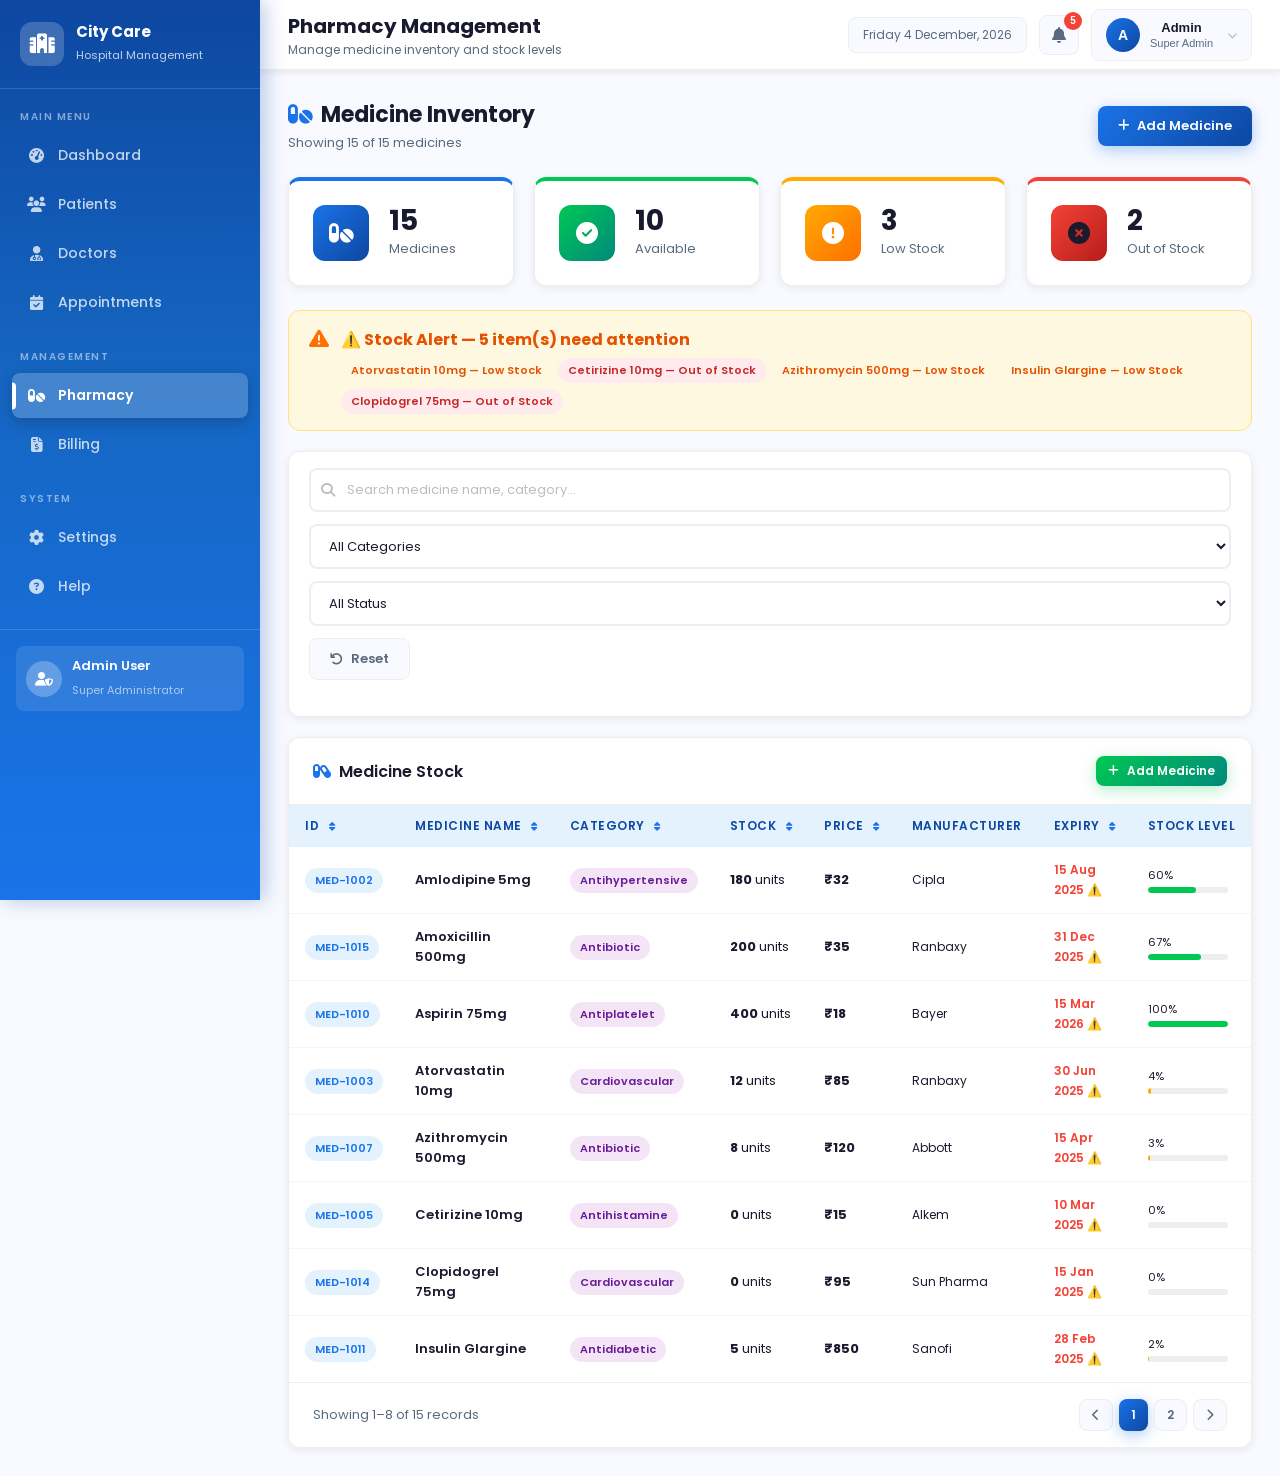
<file: pharmacy.html>
<!DOCTYPE html>
<html lang="en">
<head>
  <meta charset="UTF-8">
  <meta name="viewport" content="width=device-width, initial-scale=1.0">
  <title>Pharmacy | City Care Hospital</title>
  <link rel="stylesheet" href="https://cdnjs.cloudflare.com/ajax/libs/font-awesome/6.5.0/css/all.min.css">
  <link rel="stylesheet" href="style.css">
  <link rel="stylesheet" href="responsive.css">
</head>
<body>

<div class="loader-overlay" id="loaderOverlay">
  <div class="loader-logo"><i class="fas fa-hospital-alt"></i></div>
  <div class="loader-text">City Care Hospital</div>
  <div class="loading-bar"><div class="loading-bar-fill"></div></div>
</div>

<div class="sidebar-overlay" id="sidebarOverlay"></div>

<aside class="sidebar" id="sidebar">
  <a href="index.html" class="sidebar-brand">
    <div class="brand-icon"><i class="fas fa-hospital-alt"></i></div>
    <div class="brand-text"><h2>City Care</h2><span>Hospital Management</span></div>
  </a>
  <div class="sidebar-section">Main Menu</div>
  <nav class="sidebar-nav">
    <a href="index.html" class="nav-item"><i class="fas fa-tachometer-alt"></i> Dashboard</a>
    <a href="patients.html" class="nav-item"><i class="fas fa-users"></i> Patients</a>
    <a href="doctors.html" class="nav-item"><i class="fas fa-user-md"></i> Doctors</a>
    <a href="appointments.html" class="nav-item"><i class="fas fa-calendar-check"></i> Appointments</a>
  </nav>
  <div class="sidebar-section">Management</div>
  <nav class="sidebar-nav">
    <a href="pharmacy.html" class="nav-item active"><i class="fas fa-pills"></i> Pharmacy</a>
    <a href="billing.html" class="nav-item"><i class="fas fa-file-invoice-dollar"></i> Billing</a>
  </nav>
  <div class="sidebar-section">System</div>
  <nav class="sidebar-nav">
    <a href="#" class="nav-item"><i class="fas fa-cog"></i> Settings</a>
    <a href="#" class="nav-item"><i class="fas fa-question-circle"></i> Help</a>
  </nav>
  <div class="sidebar-footer">
    <div class="sidebar-user">
      <div class="sidebar-avatar"><i class="fas fa-user-shield"></i></div>
      <div class="sidebar-user-info"><h4>Admin User</h4><span>Super Administrator</span></div>
    </div>
  </div>
</aside>

<div class="main-content">
  <header class="header">
    <div class="header-left">
      <button class="menu-toggle" onclick="toggleSidebarMobile()"><i class="fas fa-bars"></i></button>
      <div class="page-title">
        <h1>Pharmacy Management</h1>
        <p>Manage medicine inventory and stock levels</p>
      </div>
    </div>
    <div class="header-right">
      <div class="header-date"></div>
      <button class="header-btn"><i class="fas fa-bell"></i><span class="notif-badge" id="lowStockBadge">0</span></button>
      <div class="profile-dropdown">
        <button class="profile-btn">
          <div class="profile-avatar">A</div>
          <div class="profile-info"><h4>Admin</h4><span>Super Admin</span></div>
          <i class="fas fa-chevron-down" style="font-size:10px;color:var(--gray-400);margin-left:4px"></i>
        </button>
        <div class="dropdown-menu">
          <a href="#" class="dropdown-item"><i class="fas fa-user"></i> My Profile</a>
          <div class="dropdown-divider"></div>
          <button class="dropdown-item" style="color:var(--danger)"><i class="fas fa-sign-out-alt"></i> Logout</button>
        </div>
      </div>
    </div>
  </header>

  <div class="page-content">
    <div class="page-header animate-in">
      <div class="page-header-title">
        <h2><i class="fas fa-pills" style="color:var(--primary);margin-right:8px"></i>Medicine Inventory</h2>
        <p id="medCount">Loading...</p>
      </div>
      <button class="btn btn-primary" onclick="openAddMedModal()">
        <i class="fas fa-plus"></i> Add Medicine
      </button>
    </div>

    <div class="stats-grid" style="margin-bottom:24px" id="medStats"></div>

    <div id="lowStockAlert" class="animate-in" style="margin-bottom:20px;display:none"></div>

    <div class="card animate-in" style="margin-bottom:20px">
      <div class="card-body" style="padding:16px 20px">
        <div class="toolbar">
          <div class="search-box" style="flex:2">
            <i class="fas fa-search"></i>
            <input type="text" class="form-control" id="searchInput" placeholder="Search medicine name, category..." oninput="renderMedicines()">
          </div>
          <select class="form-control filter-select" id="filterCategory" onchange="renderMedicines()">
            <option value="">All Categories</option>
            <option>Antibiotic</option><option>Antidiabetic</option><option>Antihypertensive</option>
            <option>Cardiovascular</option><option>Antacid</option><option>Analgesic</option>
            <option>Antihistamine</option><option>Thyroid</option><option>Antiplatelet</option>
            <option>Anticoagulant</option><option>Bronchodilator</option>
          </select>
          <select class="form-control filter-select" id="filterStatus" onchange="renderMedicines()">
            <option value="">All Status</option>
            <option>Available</option><option>Low Stock</option><option>Out of Stock</option>
          </select>
          <button class="btn btn-light" onclick="clearFilters()"><i class="fas fa-undo"></i> Reset</button>
        </div>
      </div>
    </div>

    <div class="card animate-in delay-2">
      <div class="card-header">
        <div class="card-title"><i class="fas fa-capsules"></i> Medicine Stock</div>
        <button class="btn btn-success btn-sm" onclick="openAddMedModal()"><i class="fas fa-plus"></i> Add Medicine</button>
      </div>
      <div class="card-body" style="padding:0">
        <div class="table-container">
          <table class="table">
            <thead>
              <tr>
                <th onclick="sortBy('id')">ID <i class="fas fa-sort"></i></th>
                <th onclick="sortBy('name')">Medicine Name <i class="fas fa-sort"></i></th>
                <th onclick="sortBy('category')">Category <i class="fas fa-sort"></i></th>
                <th onclick="sortBy('stock')">Stock <i class="fas fa-sort"></i></th>
                <th onclick="sortBy('price')">Price <i class="fas fa-sort"></i></th>
                <th>Manufacturer</th>
                <th onclick="sortBy('expiry')">Expiry <i class="fas fa-sort"></i></th>
                <th>Stock Level</th>
                <th>Status</th>
                <th>Actions</th>
              </tr>
            </thead>
            <tbody id="medTableBody"></tbody>
          </table>
        </div>
        <div id="mobileCardList" class="mobile-card-list"></div>
        <div id="paginationContainer" style="padding:16px 24px;display:flex;align-items:center;justify-content:space-between;border-top:1px solid var(--gray-200);flex-wrap:wrap;gap:10px"></div>
      </div>
    </div>
  </div>
</div>

<!-- Add/Edit Medicine Modal -->
<div class="modal-overlay" id="medModal">
  <div class="modal">
    <div class="modal-header">
      <h2 id="medModalTitle"><i class="fas fa-pills"></i> Add Medicine</h2>
      <button class="modal-close" onclick="Modal.close('medModal')"><i class="fas fa-times"></i></button>
    </div>
    <div class="modal-body">
      <form id="medForm" onsubmit="return false">
        <input type="hidden" id="medId">
        <div class="form-row">
          <div class="form-group">
            <label class="form-label">Medicine Name <span class="required">*</span></label>
            <input type="text" class="form-control" id="medName" placeholder="Medicine name + dosage" required>
          </div>
          <div class="form-group">
            <label class="form-label">Category <span class="required">*</span></label>
            <select class="form-control" id="medCategory" required>
              <option value="">Select Category</option>
              <option>Antibiotic</option><option>Antidiabetic</option><option>Antihypertensive</option>
              <option>Cardiovascular</option><option>Antacid</option><option>Analgesic</option>
              <option>Antihistamine</option><option>Thyroid</option><option>Antiplatelet</option>
              <option>Anticoagulant</option><option>Bronchodilator</option><option>Vitamin</option>
              <option>Antifungal</option><option>Antiviral</option><option>Other</option>
            </select>
          </div>
        </div>
        <div class="form-row-3">
          <div class="form-group">
            <label class="form-label">Stock Quantity <span class="required">*</span></label>
            <input type="number" class="form-control" id="medStock" min="0" placeholder="Units" required>
          </div>
          <div class="form-group">
            <label class="form-label">Price (₹) <span class="required">*</span></label>
            <input type="number" class="form-control" id="medPrice" min="0" step="0.01" placeholder="Per unit" required>
          </div>
          <div class="form-group">
            <label class="form-label">Expiry Date <span class="required">*</span></label>
            <input type="date" class="form-control" id="medExpiry" required>
          </div>
        </div>
        <div class="form-row">
          <div class="form-group">
            <label class="form-label">Manufacturer</label>
            <input type="text" class="form-control" id="medManufacturer" placeholder="Manufacturer name">
          </div>
          <div class="form-group">
            <label class="form-label">Status</label>
            <select class="form-control" id="medStatus">
              <option>Available</option><option>Low Stock</option><option>Out of Stock</option>
            </select>
          </div>
        </div>
      </form>
    </div>
    <div class="modal-footer">
      <button class="btn btn-light" onclick="Modal.close('medModal')"><i class="fas fa-times"></i> Cancel</button>
      <button class="btn btn-primary" onclick="saveMedicine()"><i class="fas fa-save"></i> Save Medicine</button>
    </div>
  </div>
</div>

<!-- Restock Modal -->
<div class="modal-overlay" id="restockModal">
  <div class="modal modal-sm">
    <div class="modal-header">
      <h2><i class="fas fa-boxes"></i> Restock Medicine</h2>
      <button class="modal-close" onclick="Modal.close('restockModal')"><i class="fas fa-times"></i></button>
    </div>
    <div class="modal-body">
      <input type="hidden" id="restockId">
      <p id="restockName" style="font-weight:600;margin-bottom:16px;font-size:15px"></p>
      <div class="form-group">
        <label class="form-label">Add Stock Quantity <span class="required">*</span></label>
        <input type="number" class="form-control" id="restockQty" min="1" placeholder="Units to add">
      </div>
    </div>
    <div class="modal-footer">
      <button class="btn btn-light" onclick="Modal.close('restockModal')">Cancel</button>
      <button class="btn btn-success" onclick="doRestock()"><i class="fas fa-plus"></i> Add Stock</button>
    </div>
  </div>
</div>

<!-- Confirm Modal -->
<div class="modal-overlay" id="confirmModal">
  <div class="modal modal-sm">
    <div class="modal-body">
      <div class="confirm-dialog">
        <div class="confirm-icon">🗑️</div>
        <h3 id="confirmTitle">Delete Medicine?</h3>
        <p id="confirmMessage">This will permanently remove the medicine.</p>
      </div>
    </div>
    <div class="modal-footer">
      <button class="btn btn-light" onclick="Confirm.cancel()">Cancel</button>
      <button class="btn btn-danger" onclick="Confirm.confirm()"><i class="fas fa-trash"></i> Delete</button>
    </div>
  </div>
</div>

<!-- Bottom Navigation (Mobile) -->
<nav class="bottom-nav" id="bottomNav">
  <div class="bottom-nav-inner">
    <a href="index.html" class="bottom-nav-item"><i class="fas fa-tachometer-alt"></i><span>Home</span></a>
    <a href="patients.html" class="bottom-nav-item"><i class="fas fa-users"></i><span>Patients</span></a>
    <a href="appointments.html" class="bottom-nav-item"><i class="fas fa-calendar-check"></i><span>Appts</span></a>
    <a href="billing.html" class="bottom-nav-item"><i class="fas fa-file-invoice-dollar"></i><span>Billing</span></a>
    <button class="bottom-nav-item bottom-nav-more active" onclick="toggleMoreDrawer()"><i class="fas fa-th-large"></i><span>More</span></button>
  </div>
</nav>
<div class="drawer-overlay" onclick="toggleMoreDrawer()"></div>
<div class="more-drawer" id="moreDrawer">
  <div class="more-drawer-handle"></div>
  <div class="more-drawer-title">More Options</div>
  <div class="more-drawer-grid">
    <a href="doctors.html" class="more-drawer-item">
      <div class="more-drawer-icon" style="background:linear-gradient(135deg,#1a73e8,#0d47a1)"><i class="fas fa-user-md"></i></div>
      <span>Doctors</span>
    </a>
    <a href="pharmacy.html" class="more-drawer-item">
      <div class="more-drawer-icon" style="background:linear-gradient(135deg,#7c4dff,#4527a0)"><i class="fas fa-pills"></i></div>
      <span>Pharmacy</span>
    </a>
    <a href="#" class="more-drawer-item">
      <div class="more-drawer-icon" style="background:linear-gradient(135deg,#00bcd4,#006064)"><i class="fas fa-cog"></i></div>
      <span>Settings</span>
    </a>
    <a href="#" class="more-drawer-item">
      <div class="more-drawer-icon" style="background:linear-gradient(135deg,#00c853,#00897b)"><i class="fas fa-question-circle"></i></div>
      <span>Help</span>
    </a>
  </div>
</div>
</nav>
<div class="drawer-overlay" onclick="toggleMoreDrawer()"></div>
<div class="more-drawer">
  <div class="more-drawer-handle"></div>
  <div class="more-drawer-grid">
    <a href="doctors.html" class="more-drawer-item"><i class="fas fa-user-md"></i><span>Doctors</span></a>
    <a href="pharmacy.html" class="more-drawer-item" style="background:var(--primary-light)"><i class="fas fa-pills"></i><span>Pharmacy</span></a>
    <a href="#" class="more-drawer-item"><i class="fas fa-cog"></i><span>Settings</span></a>
  </div>
</div>

<script src="utils.js"></script>
<script src="dashboard.js"></script>
<script src="pharmacy.js"></script>
<script src="mobile.js"></script>
</body>
</html>
</file>
<file: style.css>
/* =============================================
   City Care Hospital Management System
   Main Stylesheet
   ============================================= */

@import url('https://fonts.googleapis.com/css2?family=Poppins:wght@300;400;500;600;700;800&display=swap');

:root {
  --primary: #1a73e8;
  --primary-dark: #0d47a1;
  --primary-light: #e3f2fd;
  --primary-mid: #1565c0;
  --secondary: #00bcd4;
  --success: #00c853;
  --warning: #ffab00;
  --danger: #f44336;
  --info: #2196f3;
  --white: #ffffff;
  --light: #f8faff;
  --gray-100: #f5f5f5;
  --gray-200: #eeeeee;
  --gray-300: #e0e0e0;
  --gray-400: #bdbdbd;
  --gray-500: #9e9e9e;
  --gray-600: #757575;
  --gray-700: #616161;
  --gray-800: #424242;
  --gray-900: #212121;
  --text-primary: #1a1a2e;
  --text-secondary: #5a6a7e;
  --sidebar-width: 260px;
  --header-height: 70px;
  --border-radius: 12px;
  --border-radius-sm: 8px;
  --border-radius-lg: 20px;
  --shadow-sm: 0 2px 8px rgba(0,0,0,0.08);
  --shadow: 0 4px 20px rgba(0,0,0,0.1);
  --shadow-lg: 0 8px 40px rgba(0,0,0,0.15);
  --transition: all 0.3s ease;
}

* { margin: 0; padding: 0; box-sizing: border-box; }

body {
  font-family: 'Poppins', sans-serif;
  background: var(--light);
  color: var(--text-primary);
  overflow-x: hidden;
  max-width: 100vw;
}

/* ============ SIDEBAR ============ */
.sidebar {
  position: fixed;
  left: 0; top: 0;
  width: var(--sidebar-width);
  height: 100vh;
  background: linear-gradient(180deg, #0d47a1 0%, #1565c0 40%, #1a73e8 100%);
  z-index: 1000;
  overflow-y: auto;
  transition: var(--transition);
  box-shadow: 4px 0 20px rgba(13,71,161,0.3);
}

.sidebar::-webkit-scrollbar { width: 4px; }
.sidebar::-webkit-scrollbar-thumb { background: rgba(255,255,255,0.3); border-radius: 2px; }

.sidebar-brand {
  display: flex;
  align-items: center;
  gap: 12px;
  padding: 22px 20px;
  border-bottom: 1px solid rgba(255,255,255,0.15);
  text-decoration: none;
}

.brand-icon {
  width: 44px; height: 44px;
  background: rgba(255,255,255,0.2);
  border-radius: 12px;
  display: flex; align-items: center; justify-content: center;
  font-size: 20px;
  color: var(--white);
  backdrop-filter: blur(10px);
}

.brand-text { color: var(--white); }
.brand-text h2 { font-size: 15px; font-weight: 700; line-height: 1.2; }
.brand-text span { font-size: 11px; opacity: 0.75; font-weight: 400; }

.sidebar-section {
  padding: 20px 12px 8px;
  font-size: 10px;
  font-weight: 600;
  letter-spacing: 1.5px;
  text-transform: uppercase;
  color: rgba(255,255,255,0.5);
  padding-left: 20px;
}

.sidebar-nav { padding: 0 12px; }

.nav-item {
  display: flex;
  align-items: center;
  gap: 12px;
  padding: 12px 14px;
  border-radius: var(--border-radius-sm);
  color: rgba(255,255,255,0.75);
  text-decoration: none;
  font-size: 14px;
  font-weight: 500;
  margin-bottom: 4px;
  transition: var(--transition);
  position: relative;
}

.nav-item:hover {
  background: rgba(255,255,255,0.15);
  color: var(--white);
  transform: translateX(4px);
}

.nav-item.active {
  background: rgba(255,255,255,0.2);
  color: var(--white);
  font-weight: 600;
  box-shadow: 0 4px 15px rgba(0,0,0,0.2);
}

.nav-item.active::before {
  content: '';
  position: absolute;
  left: 0; top: 50%;
  transform: translateY(-50%);
  width: 4px; height: 60%;
  background: var(--white);
  border-radius: 0 4px 4px 0;
}

.nav-item i { width: 20px; text-align: center; font-size: 15px; }

.nav-badge {
  margin-left: auto;
  background: var(--danger);
  color: white;
  font-size: 10px;
  font-weight: 600;
  padding: 2px 7px;
  border-radius: 20px;
}

.sidebar-footer {
  padding: 16px;
  border-top: 1px solid rgba(255,255,255,0.15);
  margin-top: 20px;
}

.sidebar-user {
  display: flex;
  align-items: center;
  gap: 10px;
  padding: 10px;
  border-radius: var(--border-radius-sm);
  background: rgba(255,255,255,0.1);
}

.sidebar-avatar {
  width: 36px; height: 36px;
  background: rgba(255,255,255,0.25);
  border-radius: 50%;
  display: flex; align-items: center; justify-content: center;
  font-size: 14px;
  color: var(--white);
}

.sidebar-user-info h4 { font-size: 13px; font-weight: 600; color: var(--white); }
.sidebar-user-info span { font-size: 11px; color: rgba(255,255,255,0.6); }

/* ============ MAIN CONTENT ============ */
.main-content {
  margin-left: var(--sidebar-width);
  min-height: 100vh;
  display: flex;
  flex-direction: column;
}

/* ============ HEADER ============ */
.header {
  height: var(--header-height);
  background: var(--white);
  border-bottom: 1px solid var(--gray-200);
  display: flex;
  align-items: center;
  justify-content: space-between;
  padding: 0 28px;
  position: sticky;
  top: 0;
  z-index: 900;
  box-shadow: var(--shadow-sm);
}

.header-left { display: flex; align-items: center; gap: 16px; }

.menu-toggle {
  display: none;
  background: none;
  border: none;
  font-size: 20px;
  color: var(--text-secondary);
  cursor: pointer;
  padding: 8px;
  border-radius: var(--border-radius-sm);
}

.page-title h1 { font-size: 20px; font-weight: 700; color: var(--text-primary); }
.page-title p { font-size: 12px; color: var(--text-secondary); }

.header-right { display: flex; align-items: center; gap: 12px; }

.header-btn {
  width: 40px; height: 40px;
  background: var(--light);
  border: 1px solid var(--gray-200);
  border-radius: var(--border-radius-sm);
  display: flex; align-items: center; justify-content: center;
  cursor: pointer;
  color: var(--text-secondary);
  font-size: 16px;
  position: relative;
  transition: var(--transition);
}

.header-btn:hover { background: var(--primary-light); color: var(--primary); border-color: var(--primary); }

.notif-badge {
  position: absolute;
  top: -4px; right: -4px;
  width: 18px; height: 18px;
  background: var(--danger);
  color: white;
  font-size: 10px;
  font-weight: 700;
  border-radius: 50%;
  display: flex; align-items: center; justify-content: center;
}

.header-date {
  font-size: 12px;
  color: var(--text-secondary);
  padding: 8px 14px;
  background: var(--light);
  border: 1px solid var(--gray-200);
  border-radius: var(--border-radius-sm);
}

.profile-dropdown { position: relative; }

.profile-btn {
  display: flex; align-items: center; gap: 10px;
  background: var(--light);
  border: 1px solid var(--gray-200);
  border-radius: var(--border-radius-sm);
  padding: 8px 14px;
  cursor: pointer;
  transition: var(--transition);
}

.profile-btn:hover { background: var(--primary-light); border-color: var(--primary); }

.profile-avatar {
  width: 34px; height: 34px;
  background: linear-gradient(135deg, var(--primary), var(--primary-dark));
  border-radius: 50%;
  display: flex; align-items: center; justify-content: center;
  color: white;
  font-size: 14px;
  font-weight: 600;
}

.profile-info h4 { font-size: 13px; font-weight: 600; color: var(--text-primary); }
.profile-info span { font-size: 11px; color: var(--text-secondary); }

.dropdown-menu {
  position: absolute;
  right: 0; top: calc(100% + 8px);
  background: var(--white);
  border: 1px solid var(--gray-200);
  border-radius: var(--border-radius);
  box-shadow: var(--shadow-lg);
  min-width: 200px;
  display: none;
  z-index: 999;
  overflow: hidden;
  animation: fadeInDown 0.2s ease;
}

.dropdown-menu.show { display: block; }

.dropdown-item {
  display: flex; align-items: center; gap: 10px;
  padding: 12px 16px;
  font-size: 13px;
  color: var(--text-primary);
  text-decoration: none;
  transition: var(--transition);
  cursor: pointer;
  border: none;
  background: none;
  width: 100%;
}

.dropdown-item:hover { background: var(--primary-light); color: var(--primary); }
.dropdown-item i { width: 16px; color: var(--text-secondary); }
.dropdown-divider { height: 1px; background: var(--gray-200); margin: 4px 0; }

/* ============ PAGE CONTENT ============ */
.page-content { padding: 28px; flex: 1; }

/* ============ STAT CARDS ============ */
.stats-grid {
  display: grid;
  grid-template-columns: repeat(4, 1fr);
  gap: 20px;
  margin-bottom: 28px;
}

.stat-card {
  background: var(--white);
  border-radius: var(--border-radius);
  padding: 24px;
  display: flex;
  align-items: center;
  gap: 20px;
  box-shadow: var(--shadow-sm);
  border: 1px solid var(--gray-200);
  transition: var(--transition);
  position: relative;
}

.stat-card::after {
  content: '';
  position: absolute;
  top: 0; right: 0;
  width: 80px; height: 80px;
  border-radius: 50%;
  opacity: 0.05;
  transform: translate(20px, -20px);
}

.stat-card:hover { transform: translateY(-4px); box-shadow: var(--shadow); }

.stat-card-1 { border-top: 4px solid var(--primary); }
.stat-card-2 { border-top: 4px solid var(--success); }
.stat-card-3 { border-top: 4px solid var(--warning); }
.stat-card-4 { border-top: 4px solid var(--secondary); }

.stat-icon {
  width: 56px; height: 56px;
  border-radius: var(--border-radius);
  display: flex; align-items: center; justify-content: center;
  font-size: 22px;
  flex-shrink: 0;
}

.stat-card-1 .stat-icon { background: linear-gradient(135deg, #1a73e8, #0d47a1); color: white; }
.stat-card-2 .stat-icon { background: linear-gradient(135deg, #00c853, #00897b); color: white; }
.stat-card-3 .stat-icon { background: linear-gradient(135deg, #ffab00, #ff6f00); color: white; }
.stat-card-4 .stat-icon { background: linear-gradient(135deg, #00bcd4, #006064); color: white; }

.stat-info h3 {
  font-size: 28px;
  font-weight: 700;
  color: var(--text-primary);
  line-height: 1;
  white-space: nowrap;
}

.stat-info p {
  font-size: 13px;
  color: var(--text-secondary);
  margin-top: 4px;
  white-space: nowrap;
  overflow: hidden;
  text-overflow: ellipsis;
}

.stat-trend {
  display: flex; align-items: center; gap: 4px;
  font-size: 12px;
  font-weight: 500;
  margin-top: 6px;
}

.stat-trend.up { color: var(--success); }
.stat-trend.down { color: var(--danger); }

/* ============ CARDS ============ */
.card {
  background: var(--white);
  border-radius: var(--border-radius);
  box-shadow: var(--shadow-sm);
  border: 1px solid var(--gray-200);
  overflow: hidden;
}

.card-header {
  padding: 18px 24px;
  border-bottom: 1px solid var(--gray-200);
  display: flex;
  align-items: center;
  justify-content: space-between;
}

.card-title {
  font-size: 16px;
  font-weight: 600;
  color: var(--text-primary);
  display: flex; align-items: center; gap: 8px;
}

.card-title i { color: var(--primary); }

.card-body { padding: 24px; }

.grid-2 { display: grid; grid-template-columns: 1fr 1fr; gap: 24px; }
.grid-3 { display: grid; grid-template-columns: repeat(3, 1fr); gap: 20px; }

/* ============ TABLES ============ */
.table-container { overflow-x: auto; }

.table {
  width: 100%;
  border-collapse: collapse;
  font-size: 13px;
}

.table thead th {
  background: var(--primary-light);
  color: var(--primary-dark);
  padding: 12px 16px;
  font-weight: 600;
  text-align: left;
  white-space: nowrap;
  font-size: 12px;
  letter-spacing: 0.5px;
  text-transform: uppercase;
  cursor: pointer;
  user-select: none;
  transition: var(--transition);
}

.table thead th:hover { background: #bbdefb; }
.table thead th i { margin-left: 6px; font-size: 10px; color: var(--primary); }

.table tbody tr {
  border-bottom: 1px solid var(--gray-100);
  transition: var(--transition);
}

.table tbody tr:hover { background: var(--light); }
.table tbody tr:last-child { border-bottom: none; }

.table tbody td {
  padding: 13px 16px;
  color: var(--text-primary);
  vertical-align: middle;
}

.table-avatar {
  width: 34px; height: 34px;
  background: linear-gradient(135deg, var(--primary), var(--primary-dark));
  border-radius: 50%;
  display: flex; align-items: center; justify-content: center;
  color: white;
  font-size: 12px;
  font-weight: 600;
  flex-shrink: 0;
}

.table-name { font-weight: 600; font-size: 13px; }
.table-sub { font-size: 11px; color: var(--text-secondary); }

/* ============ BADGES ============ */
.badge {
  display: inline-flex; align-items: center; gap: 4px;
  padding: 4px 10px;
  border-radius: 20px;
  font-size: 11px;
  font-weight: 600;
  white-space: nowrap;
}

.badge-success { background: #e8f5e9; color: #2e7d32; }
.badge-danger { background: #ffebee; color: #c62828; }
.badge-warning { background: #fff8e1; color: #e65100; }
.badge-info { background: #e3f2fd; color: #1565c0; }
.badge-secondary { background: #f5f5f5; color: #616161; }
.badge-primary { background: #e3f2fd; color: #1a73e8; }
.badge-purple { background: #f3e5f5; color: #6a1b9a; }
.badge-teal { background: #e0f2f1; color: #00695c; }

/* ============ BUTTONS ============ */
.btn {
  display: inline-flex; align-items: center; gap: 8px;
  padding: 10px 20px;
  border-radius: var(--border-radius-sm);
  font-size: 13px;
  font-weight: 600;
  font-family: 'Poppins', sans-serif;
  cursor: pointer;
  border: none;
  transition: var(--transition);
  white-space: nowrap;
  text-decoration: none;
}

.btn-primary {
  background: linear-gradient(135deg, var(--primary), var(--primary-dark));
  color: white;
  box-shadow: 0 4px 15px rgba(26,115,232,0.35);
}

.btn-primary:hover {
  transform: translateY(-2px);
  box-shadow: 0 6px 20px rgba(26,115,232,0.45);
}

.btn-success {
  background: linear-gradient(135deg, #00c853, #00897b);
  color: white;
  box-shadow: 0 4px 15px rgba(0,200,83,0.3);
}

.btn-success:hover { transform: translateY(-2px); }

.btn-danger {
  background: linear-gradient(135deg, #f44336, #c62828);
  color: white;
  box-shadow: 0 4px 15px rgba(244,67,54,0.3);
}

.btn-danger:hover { transform: translateY(-2px); }

.btn-warning {
  background: linear-gradient(135deg, #ffab00, #ff6f00);
  color: white;
  box-shadow: 0 4px 15px rgba(255,171,0,0.3);
}

.btn-warning:hover { transform: translateY(-2px); }

.btn-outline {
  background: transparent;
  color: var(--primary);
  border: 2px solid var(--primary);
}

.btn-outline:hover { background: var(--primary); color: white; }

.btn-light {
  background: var(--light);
  color: var(--text-secondary);
  border: 1px solid var(--gray-200);
}

.btn-light:hover { background: var(--gray-100); }

.btn-sm { padding: 6px 12px; font-size: 12px; }
.btn-lg { padding: 14px 28px; font-size: 15px; }
.btn-icon { padding: 8px 10px; }
.btn-block { width: 100%; justify-content: center; }

/* Action buttons in tables */
.action-btn {
  width: 32px; height: 32px;
  border-radius: var(--border-radius-sm);
  display: inline-flex; align-items: center; justify-content: center;
  cursor: pointer;
  border: none;
  font-size: 13px;
  transition: var(--transition);
}

.action-btn-edit { background: #e3f2fd; color: var(--primary); }
.action-btn-edit:hover { background: var(--primary); color: white; }
.action-btn-delete { background: #ffebee; color: var(--danger); }
.action-btn-delete:hover { background: var(--danger); color: white; }
.action-btn-view { background: #e8f5e9; color: var(--success); }
.action-btn-view:hover { background: var(--success); color: white; }
.action-btn-print { background: #fff8e1; color: var(--warning); }
.action-btn-print:hover { background: var(--warning); color: white; }

/* ============ FORMS ============ */
.form-group { margin-bottom: 18px; }

.form-label {
  display: block;
  font-size: 13px;
  font-weight: 600;
  color: var(--text-primary);
  margin-bottom: 6px;
}

.form-label .required { color: var(--danger); }

.form-control {
  width: 100%;
  padding: 10px 14px;
  font-size: 13px;
  font-family: 'Poppins', sans-serif;
  border: 2px solid var(--gray-200);
  border-radius: var(--border-radius-sm);
  color: var(--text-primary);
  background: var(--white);
  transition: var(--transition);
  outline: none;
}

.form-control:focus { border-color: var(--primary); box-shadow: 0 0 0 3px rgba(26,115,232,0.1); }
.form-control::placeholder { color: var(--gray-400); }
.form-control:invalid:not(:placeholder-shown) { border-color: var(--danger); }

select.form-control { cursor: pointer; }
textarea.form-control { resize: vertical; min-height: 80px; }

.form-row { display: grid; grid-template-columns: 1fr 1fr; gap: 16px; }
.form-row-3 { display: grid; grid-template-columns: 1fr 1fr 1fr; gap: 16px; }

.form-hint { font-size: 11px; color: var(--text-secondary); margin-top: 4px; }
.form-error { font-size: 11px; color: var(--danger); margin-top: 4px; display: none; }
.form-error.show { display: block; }

/* ============ MODALS ============ */
.modal-overlay {
  position: fixed;
  inset: 0;
  background: rgba(0,0,0,0.5);
  backdrop-filter: blur(4px);
  z-index: 2000;
  display: none;
  align-items: center;
  justify-content: center;
  padding: 20px;
  animation: fadeIn 0.2s ease;
}

.modal-overlay.show { display: flex; }

.modal {
  background: var(--white);
  border-radius: var(--border-radius-lg);
  box-shadow: var(--shadow-lg);
  width: 100%;
  max-width: 680px;
  max-height: 90vh;
  overflow-y: auto;
  animation: slideUp 0.3s ease;
}

.modal-lg { max-width: 900px; }
.modal-sm { max-width: 460px; }

.modal-header {
  padding: 20px 28px;
  border-bottom: 1px solid var(--gray-200);
  display: flex; align-items: center; justify-content: space-between;
  background: linear-gradient(135deg, var(--primary-light), var(--white));
}

.modal-header h2 {
  font-size: 18px;
  font-weight: 700;
  color: var(--text-primary);
  display: flex; align-items: center; gap: 10px;
}

.modal-header h2 i { color: var(--primary); }

.modal-close {
  width: 36px; height: 36px;
  background: var(--gray-100);
  border: none;
  border-radius: var(--border-radius-sm);
  display: flex; align-items: center; justify-content: center;
  cursor: pointer;
  font-size: 16px;
  color: var(--text-secondary);
  transition: var(--transition);
}

.modal-close:hover { background: var(--danger); color: white; }

.modal-body { padding: 28px; }
.modal-footer {
  padding: 16px 28px;
  border-top: 1px solid var(--gray-200);
  display: flex; justify-content: flex-end; gap: 10px;
  background: var(--light);
}

/* ============ TOAST NOTIFICATIONS ============ */
.toast-container {
  position: fixed;
  top: 20px; right: 20px;
  z-index: 9999;
  display: flex;
  flex-direction: column;
  gap: 10px;
}

.toast {
  display: flex; align-items: flex-start; gap: 12px;
  background: var(--white);
  border-radius: var(--border-radius);
  box-shadow: var(--shadow-lg);
  padding: 16px 20px;
  min-width: 320px;
  max-width: 400px;
  border-left: 4px solid var(--primary);
  animation: slideInRight 0.3s ease;
  position: relative;
  overflow: hidden;
}

.toast::after {
  content: '';
  position: absolute;
  bottom: 0; left: 0; right: 0;
  height: 3px;
  background: currentColor;
  animation: toastProgress 3s linear forwards;
  opacity: 0.3;
}

.toast-success { border-left-color: var(--success); }
.toast-error { border-left-color: var(--danger); }
.toast-warning { border-left-color: var(--warning); }
.toast-info { border-left-color: var(--info); }

.toast-icon {
  width: 36px; height: 36px;
  border-radius: 50%;
  display: flex; align-items: center; justify-content: center;
  font-size: 16px;
  flex-shrink: 0;
}

.toast-success .toast-icon { background: #e8f5e9; color: var(--success); }
.toast-error .toast-icon { background: #ffebee; color: var(--danger); }
.toast-warning .toast-icon { background: #fff8e1; color: var(--warning); }
.toast-info .toast-icon { background: #e3f2fd; color: var(--info); }

.toast-content h4 { font-size: 14px; font-weight: 600; color: var(--text-primary); }
.toast-content p { font-size: 12px; color: var(--text-secondary); margin-top: 2px; }

.toast-close {
  position: absolute; top: 8px; right: 8px;
  background: none; border: none; cursor: pointer;
  font-size: 12px; color: var(--gray-400);
  transition: var(--transition);
}

.toast-close:hover { color: var(--text-primary); }

.toast-leave { animation: slideOutRight 0.3s ease forwards; }

/* ============ SEARCH & FILTER BAR ============ */
.toolbar {
  display: flex; align-items: center; gap: 12px;
  flex-wrap: wrap;
  margin-bottom: 20px;
}

.search-box {
  position: relative;
  flex: 1;
  min-width: 200px;
}

.search-box i {
  position: absolute;
  left: 12px; top: 50%;
  transform: translateY(-50%);
  color: var(--gray-400);
  font-size: 14px;
}

.search-box input {
  padding-left: 36px;
  width: 100%;
}

.filter-select {
  min-width: 150px;
}

/* ============ QUICK ACTIONS ============ */
.quick-actions { display: flex; gap: 12px; flex-wrap: wrap; }

.quick-action-btn {
  display: flex; align-items: center; gap: 10px;
  padding: 14px 20px;
  border-radius: var(--border-radius);
  cursor: pointer;
  border: none;
  font-family: 'Poppins', sans-serif;
  font-size: 13px;
  font-weight: 600;
  transition: var(--transition);
  text-decoration: none;
  flex: 1;
  min-width: 140px;
  overflow: hidden;
}

.quick-action-btn:hover { transform: translateY(-3px); box-shadow: var(--shadow); }

.qa-blue { background: linear-gradient(135deg, #1a73e8, #0d47a1); color: white; }
.qa-green { background: linear-gradient(135deg, #00c853, #00897b); color: white; }
.qa-orange { background: linear-gradient(135deg, #ffab00, #ff6f00); color: white; }
.qa-purple { background: linear-gradient(135deg, #7c4dff, #4527a0); color: white; }
.qa-teal { background: linear-gradient(135deg, #00bcd4, #006064); color: white; }
.qa-red { background: linear-gradient(135deg, #f44336, #b71c1c); color: white; }

.quick-action-btn .qa-icon {
  width: 38px; height: 38px;
  background: rgba(255,255,255,0.2);
  border-radius: var(--border-radius-sm);
  display: flex; align-items: center; justify-content: center;
  font-size: 16px;
}

/* ============ RECENT LIST ============ */
.recent-item {
  display: flex; align-items: center; gap: 14px;
  padding: 12px 0;
  border-bottom: 1px solid var(--gray-100);
  transition: var(--transition);
}

.recent-item:last-child { border-bottom: none; }
.recent-item:hover { background: var(--light); padding-left: 8px; border-radius: var(--border-radius-sm); }

.recent-item-icon {
  width: 40px; height: 40px;
  background: var(--primary-light);
  border-radius: var(--border-radius-sm);
  display: flex; align-items: center; justify-content: center;
  color: var(--primary);
  font-size: 16px;
  flex-shrink: 0;
}

.recent-item-info h4 { font-size: 13px; font-weight: 600; }
.recent-item-info p { font-size: 12px; color: var(--text-secondary); }
.recent-item-time { margin-left: auto; font-size: 11px; color: var(--text-secondary); white-space: nowrap; }

/* ============ LOADING ============ */
.loader-overlay {
  position: fixed; inset: 0;
  background: linear-gradient(135deg, #0d47a1, #1a73e8);
  z-index: 99999;
  display: flex; align-items: center; justify-content: center;
  flex-direction: column; gap: 20px;
  transition: opacity 0.5s ease;
}

.loader-overlay.hidden { opacity: 0; pointer-events: none; }

.loader-logo {
  font-size: 48px;
  color: white;
  animation: pulse 1.5s ease-in-out infinite;
}

.loader-text { color: rgba(255,255,255,0.9); font-size: 18px; font-weight: 600; }

.loader {
  width: 50px; height: 50px;
  border: 4px solid rgba(255,255,255,0.2);
  border-top-color: white;
  border-radius: 50%;
  animation: spin 0.8s linear infinite;
}

.loading-bar {
  width: 200px; height: 4px;
  background: rgba(255,255,255,0.2);
  border-radius: 2px;
  overflow: hidden;
}

.loading-bar-fill {
  height: 100%;
  background: white;
  border-radius: 2px;
  animation: loadBar 1.2s ease forwards;
}

/* ============ EMPTY STATE ============ */
.empty-state {
  text-align: center;
  padding: 60px 20px;
}

.empty-state i {
  font-size: 60px;
  color: var(--gray-300);
  margin-bottom: 16px;
}

.empty-state h3 { font-size: 18px; color: var(--text-secondary); font-weight: 600; }
.empty-state p { font-size: 13px; color: var(--gray-400); margin-top: 6px; }

/* ============ PHARMACY SPECIFIC ============ */
.stock-bar {
  width: 80px; height: 6px;
  background: var(--gray-200);
  border-radius: 3px;
  overflow: hidden;
}

.stock-bar-fill {
  height: 100%;
  border-radius: 3px;
  transition: width 0.5s ease;
}

.stock-high .stock-bar-fill { background: var(--success); }
.stock-medium .stock-bar-fill { background: var(--warning); }
.stock-low .stock-bar-fill { background: var(--danger); }

/* ============ BILLING SPECIFIC ============ */
.invoice-card {
  background: var(--white);
  border-radius: var(--border-radius);
  box-shadow: var(--shadow);
  overflow: hidden;
}

.invoice-header {
  background: linear-gradient(135deg, #0d47a1, #1a73e8);
  padding: 30px;
  color: white;
}

.invoice-header h1 { font-size: 28px; font-weight: 800; }
.invoice-header .tagline { font-size: 12px; opacity: 0.8; margin-top: 4px; }

.invoice-body { padding: 30px; }

.invoice-table { width: 100%; border-collapse: collapse; margin-top: 20px; }
.invoice-table th {
  background: var(--primary-light);
  padding: 10px 14px;
  font-size: 12px;
  font-weight: 600;
  color: var(--primary-dark);
  text-align: left;
}
.invoice-table td {
  padding: 12px 14px;
  border-bottom: 1px solid var(--gray-100);
  font-size: 13px;
}

.invoice-total-row { display: flex; justify-content: flex-end; }
.invoice-totals { width: 300px; }
.invoice-total-line {
  display: flex; justify-content: space-between;
  padding: 8px 0;
  font-size: 13px;
  border-bottom: 1px solid var(--gray-100);
}

.invoice-grand-total {
  display: flex; justify-content: space-between;
  padding: 12px 0;
  font-size: 16px;
  font-weight: 700;
  color: var(--primary);
  border-top: 2px solid var(--primary);
}

/* ============ TABS ============ */
.tabs {
  display: flex;
  gap: 4px;
  border-bottom: 2px solid var(--gray-200);
  margin-bottom: 20px;
}

.tab {
  padding: 10px 18px;
  font-size: 13px;
  font-weight: 600;
  font-family: 'Poppins', sans-serif;
  color: var(--text-secondary);
  background: none;
  border: none;
  cursor: pointer;
  border-bottom: 2px solid transparent;
  margin-bottom: -2px;
  transition: var(--transition);
  display: flex;
  align-items: center;
  gap: 6px;
  border-radius: var(--border-radius-sm) var(--border-radius-sm) 0 0;
}

.tab:hover { color: var(--primary); background: var(--primary-light); }
.tab.active { color: var(--primary); border-bottom-color: var(--primary); background: var(--primary-light); }

/* Tabs inside toolbar: no bottom border */
.toolbar .tabs { border-bottom: none; margin-bottom: 0; }

/* ============ APPOINTMENT SPECIFIC ============ */
.appt-type-opd { background: #e3f2fd; color: #1565c0; }
.appt-type-ipd { background: #e8f5e9; color: #2e7d32; }
.appt-type-emergency { background: #ffebee; color: #c62828; }

.time-badge {
  display: inline-flex; align-items: center; gap: 5px;
  background: var(--light);
  border: 1px solid var(--gray-200);
  border-radius: 20px;
  padding: 3px 10px;
  font-size: 12px;
  font-weight: 500;
  color: var(--text-secondary);
}

/* ============ DOCTOR CARD ============ */
.doctor-avatar {
  width: 40px; height: 40px;
  border-radius: 50%;
  background: linear-gradient(135deg, var(--primary), var(--primary-dark));
  display: flex; align-items: center; justify-content: center;
  color: white;
  font-size: 15px;
  font-weight: 700;
  flex-shrink: 0;
}

/* ============ PAGE HEADER ============ */
.page-header {
  display: flex; align-items: center; justify-content: space-between;
  margin-bottom: 24px;
  flex-wrap: wrap; gap: 12px;
}

.page-header-title h2 { font-size: 22px; font-weight: 700; }
.page-header-title p { font-size: 13px; color: var(--text-secondary); margin-top: 2px; }

/* ============ CONFIRM DIALOG ============ */
.confirm-dialog {
  text-align: center;
  padding: 10px;
}

.confirm-icon {
  font-size: 52px;
  margin-bottom: 16px;
}

.confirm-dialog h3 { font-size: 20px; font-weight: 700; margin-bottom: 8px; }
.confirm-dialog p { font-size: 14px; color: var(--text-secondary); }

/* ============ SCROLLBAR ============ */
::-webkit-scrollbar { width: 6px; height: 6px; }
::-webkit-scrollbar-track { background: var(--gray-100); }
::-webkit-scrollbar-thumb { background: var(--gray-300); border-radius: 3px; }
::-webkit-scrollbar-thumb:hover { background: var(--gray-400); }

/* ============ ANIMATIONS ============ */
@keyframes fadeIn { from { opacity: 0; } to { opacity: 1; } }
@keyframes fadeInDown { from { opacity: 0; transform: translateY(-10px); } to { opacity: 1; transform: translateY(0); } }
@keyframes slideUp { from { opacity: 0; transform: translateY(30px); } to { opacity: 1; transform: translateY(0); } }
@keyframes slideInRight { from { opacity: 0; transform: translateX(50px); } to { opacity: 1; transform: translateX(0); } }
@keyframes slideOutRight { from { opacity: 1; transform: translateX(0); } to { opacity: 0; transform: translateX(50px); } }
@keyframes spin { to { transform: rotate(360deg); } }
@keyframes pulse { 0%, 100% { transform: scale(1); } 50% { transform: scale(1.1); } }
@keyframes loadBar { from { width: 0; } to { width: 100%; } }
@keyframes toastProgress { from { width: 100%; } to { width: 0; } }
@keyframes countUp { from { opacity: 0; transform: translateY(10px); } to { opacity: 1; transform: translateY(0); } }
@keyframes shimmer { 0% { background-position: -200px 0; } 100% { background-position: calc(200px + 100%) 0; } }

.animate-in { animation: fadeIn 0.4s ease both; }
.delay-1 { animation-delay: 0.1s; }
.delay-2 { animation-delay: 0.2s; }
.delay-3 { animation-delay: 0.3s; }
.delay-4 { animation-delay: 0.4s; }

/* ============ PRINT STYLES ============ */
@media print {
  .sidebar, .header, .toolbar, .action-btn, .btn, .no-print { display: none !important; }
  .main-content { margin-left: 0 !important; }
  .invoice-card { box-shadow: none !important; }
  body { background: white; }
}

/* ============ RESPONSIVE ============ */
@media (max-width: 1200px) {
  .stats-grid { grid-template-columns: repeat(2, 1fr); }
  .grid-2 { grid-template-columns: 1fr; }
}

@media (max-width: 992px) {
  .sidebar {
    transform: translateX(-100%);
    z-index: 1100;
  }
  .sidebar.open { transform: translateX(0); }
  .main-content { margin-left: 0; }
  .menu-toggle { display: flex; }
  .sidebar-overlay {
    display: none;
    position: fixed; inset: 0;
    background: rgba(0,0,0,0.4);
    z-index: 1050;
  }
  .sidebar-overlay.show { display: block; }
}

@media (max-width: 768px) {
  .page-content { padding: 16px; }
  .stats-grid { grid-template-columns: 1fr 1fr; }
  .form-row, .form-row-3 { grid-template-columns: 1fr; }
  .header { padding: 0 16px; }
  .header-date, .header-btn { display: none; }
  .grid-3 { grid-template-columns: 1fr; }
  .quick-actions { flex-direction: column; }
  .quick-action-btn { flex: auto; }
}

@media (max-width: 480px) {
  .stats-grid { grid-template-columns: 1fr; }
  .modal { margin: 10px; }
  .table { font-size: 12px; }
  .table td, .table th { padding: 10px 8px; }
}

/* ============ CHART CONTAINERS ============ */
.chart-container { position: relative; padding: 10px; }
.chart-container canvas { max-height: 260px; }

/* ============ TABS ============ */
.tabs { display: flex; gap: 4px; border-bottom: 2px solid var(--gray-200); margin-bottom: 20px; }
.tab {
  padding: 10px 20px;
  font-size: 13px;
  font-weight: 500;
  color: var(--text-secondary);
  cursor: pointer;
  border: none;
  background: none;
  border-bottom: 2px solid transparent;
  margin-bottom: -2px;
  transition: var(--transition);
  font-family: 'Poppins', sans-serif;
}
.tab.active { color: var(--primary); border-bottom-color: var(--primary); font-weight: 600; }
.tab:hover { color: var(--primary); }

/* ============ INFO BOX ============ */
.info-box {
  background: var(--primary-light);
  border: 1px solid #bbdefb;
  border-radius: var(--border-radius-sm);
  padding: 12px 16px;
  font-size: 13px;
  color: var(--primary-dark);
  display: flex; align-items: flex-start; gap: 10px;
}

.info-box i { margin-top: 1px; flex-shrink: 0; }

/* Number formatting */
.currency::before { content: '₹'; }

/* ============ SITE FOOTER ============ */
.site-footer {
  background: var(--white);
  border-top: 1px solid var(--gray-200);
  padding: 20px 28px;
  margin-top: auto;
}

.footer-inner {
  display: flex;
  align-items: center;
  justify-content: space-between;
  gap: 16px;
  flex-wrap: wrap;
}

.footer-brand {
  display: flex;
  align-items: center;
  gap: 8px;
  font-size: 14px;
  font-weight: 700;
  color: var(--primary);
}

.footer-brand i { font-size: 16px; }

.footer-text {
  font-size: 12px;
  color: var(--text-secondary);
  text-align: center;
  flex: 1;
}

.footer-links {
  display: flex;
  align-items: center;
  gap: 16px;
}

.footer-links a {
  font-size: 12px;
  color: var(--text-secondary);
  text-decoration: none;
  transition: color 0.2s;
}

.footer-links a:hover { color: var(--primary); }
</file>
<file: responsive.css>
/* =============================================
   City Care HMS — Responsive / Mobile CSS
   ============================================= */

/* ─────────────────────────────────────────────
   BOTTOM NAV  (always defined, shown on mobile)
───────────────────────────────────────────── */
.bottom-nav {
  display: none;
  position: fixed;
  bottom: 0;
  left: 0;
  right: 0;
  width: 100%;
  height: 62px;
  background: #ffffff;
  border-top: 1px solid #e8e8e8;
  z-index: 9999;
  box-shadow: 0 -3px 16px rgba(0,0,0,0.09);
}

.bottom-nav-inner {
  display: flex;
  flex-direction: row;
  width: 100%;
  height: 100%;
  margin: 0;
  padding: 0;
}

.bottom-nav-item {
  flex: 1;
  min-width: 0;
  display: flex;
  flex-direction: column;
  align-items: center;
  justify-content: center;
  gap: 3px;
  text-decoration: none;
  color: #9e9e9e;
  font-size: 10px;
  font-weight: 500;
  font-family: 'Poppins', sans-serif;
  background: transparent;
  border: none;
  border-top: 3px solid transparent;
  cursor: pointer;
  position: relative;
  transition: color 0.18s;
  padding: 4px 2px 2px;
  -webkit-tap-highlight-color: transparent;
  outline: none;
}

.bottom-nav-item i {
  font-size: 19px;
  line-height: 1;
  display: block;
}

.bottom-nav-item span {
  font-size: 10px;
  line-height: 1;
  display: block;
  white-space: nowrap;
}

.bottom-nav-item.active {
  color: #1a73e8;
  border-top: 3px solid #1a73e8;
}

.bottom-nav-item:active {
  background: rgba(26,115,232,0.06);
}

/* ─────────────────────────────────────────────
   MORE DRAWER
───────────────────────────────────────────── */
.more-drawer {
  display: none;
  position: fixed;
  bottom: 62px; left: 0; right: 0;
  background: #fff;
  border-radius: 20px 20px 0 0;
  box-shadow: 0 -6px 30px rgba(0,0,0,0.12);
  z-index: 1199;
  padding: 10px 16px 24px;
}
.more-drawer.show { display: block; }

.more-drawer-handle {
  width: 36px; height: 4px;
  background: #e0e0e0;
  border-radius: 2px;
  margin: 0 auto 10px;
}

.more-drawer-title {
  font-size: 11px;
  font-weight: 700;
  color: #9e9e9e;
  text-transform: uppercase;
  letter-spacing: 1px;
  text-align: center;
  margin-bottom: 14px;
  font-family: 'Poppins', sans-serif;
}

.more-drawer-grid {
  display: grid;
  grid-template-columns: repeat(4, 1fr);
  gap: 10px;
}

.more-drawer-item {
  display: flex;
  flex-direction: column;
  align-items: center;
  gap: 6px;
  text-decoration: none;
  color: #1a1a2e;
  font-size: 11px;
  font-weight: 500;
  font-family: 'Poppins', sans-serif;
  transition: opacity 0.15s;
  -webkit-tap-highlight-color: transparent;
}

.more-drawer-icon {
  width: 48px;
  height: 48px;
  border-radius: 14px;
  display: flex;
  align-items: center;
  justify-content: center;
  color: #fff;
  font-size: 20px;
  box-shadow: 0 4px 12px rgba(0,0,0,0.15);
}

.more-drawer-item span {
  font-size: 11px;
  color: #5a6a7e;
  font-weight: 500;
}

.more-drawer-item:active { opacity: 0.7; }

.drawer-overlay {
  display: none;
  position: fixed;
  inset: 0;
  background: rgba(0,0,0,.25);
  z-index: 1198;
}
.drawer-overlay.show { display: block; }

/* ─────────────────────────────────────────────
   MOBILE CARD LIST — hidden by default
───────────────────────────────────────────── */
.mobile-card-list { display: none; }

/* ─────────────────────────────────────────────
   MOBILE CARD COMPONENT
───────────────────────────────────────────── */
.mobile-card {
  background: #fff;
  border-radius: 14px;
  border-left: 4px solid #1a73e8;
  padding: 13px 13px 13px 12px;
  margin-bottom: 10px;
  box-shadow: 0 2px 8px rgba(0,0,0,.06);
}
.mobile-card-header {
  display: flex;
  align-items: center;
  gap: 10px;
  margin-bottom: 10px;
}
.mobile-card-avatar {
  width: 40px; height: 40px;
  border-radius: 50%;
  display: flex;
  align-items: center;
  justify-content: center;
  color: #fff;
  font-size: 14px;
  font-weight: 700;
  flex-shrink: 0;
}
.mobile-card-title { flex: 1; min-width: 0; }
.mobile-card-title h4 {
  font-size: 14px;
  font-weight: 700;
  color: #1a1a2e;
  margin: 0;
  overflow: hidden;
  text-overflow: ellipsis;
  white-space: nowrap;
}
.mobile-card-title p {
  font-size: 11px;
  color: #5a6a7e;
  margin: 2px 0 0;
  overflow: hidden;
  text-overflow: ellipsis;
  white-space: nowrap;
}
.mobile-card-body {
  display: grid;
  grid-template-columns: 1fr 1fr;
  gap: 6px;
  margin-bottom: 10px;
}
.mobile-card-field {
  background: #f5f8ff;
  border-radius: 8px;
  padding: 7px 9px;
  display: flex;
  flex-direction: column;
  gap: 2px;
}
.mobile-card-field-label {
  font-size: 9px;
  font-weight: 700;
  color: #9e9e9e;
  text-transform: uppercase;
  letter-spacing: .4px;
}
.mobile-card-field-value {
  font-size: 12px;
  font-weight: 600;
  color: #1a1a2e;
  word-break: break-word;
}
.mobile-card-actions {
  display: flex;
  gap: 6px;
  padding-top: 10px;
  border-top: 1px solid #f0f0f0;
}
.mobile-card-actions .btn {
  flex: 1;
  justify-content: center;
  padding: 8px 4px;
  font-size: 11px;
  min-height: 36px;
  gap: 4px;
}

/* ─────────────────────────────────────────────
   SIDEBAR OVERLAY
───────────────────────────────────────────── */
.sidebar-overlay {
  display: none;
  position: fixed;
  inset: 0;
  background: rgba(0,0,0,.4);
  z-index: 1100;
}
.sidebar-overlay.show { display: block; }

/* ═══════════════════════════════════════════
   MOBILE  ≤ 768px
═══════════════════════════════════════════ */
@media (max-width: 768px) {

  /* prevent any horizontal scroll */
  *, *::before, *::after { box-sizing: border-box; }
  html { overflow-x: hidden; }
  body { overflow-x: hidden; max-width: 100vw; }

  /* ── Layout ── */
  .bottom-nav  { display: flex; }
  .main-content {
    margin-left: 0 !important;
    width: 100vw;
    max-width: 100vw;
    overflow-x: hidden;
  }
  .page-content {
    padding: 12px !important;
    padding-bottom: 76px !important;
  }

  /* ── Sidebar ── */
  .sidebar {
    transform: translateX(-100%) !important;
    z-index: 1300 !important;
    width: 270px !important;
    transition: transform .3s ease !important;
  }
  .sidebar.open { transform: translateX(0) !important; }
  .menu-toggle { display: flex !important; }

  /* ── Header ── */
  .header {
    height: 54px !important;
    padding: 0 12px !important;
  }
  .header-left { gap: 8px !important; }
  .page-title h1 {
    font-size: 15px !important;
    white-space: nowrap;
    overflow: hidden;
    text-overflow: ellipsis;
    max-width: 160px;
  }
  .page-title p          { display: none !important; }
  .header-date           { display: none !important; }
  .header-btn            { display: none !important; }
  .profile-info          { display: none !important; }
  .profile-btn {
    padding: 0 !important;
    border: none !important;
    background: none !important;
    box-shadow: none !important;
  }
  .profile-avatar {
    width: 32px !important;
    height: 32px !important;
    font-size: 13px !important;
  }

  /* ── Stat Cards — VERTICAL layout, 2 per row ── */
  .stats-grid {
    grid-template-columns: 1fr 1fr !important;
    gap: 8px !important;
    margin-bottom: 12px !important;
  }
  .stat-card {
    flex-direction: column !important;
    align-items: flex-start !important;
    padding: 12px 12px 10px !important;
    gap: 6px !important;
    overflow: hidden !important;
    min-width: 0 !important;
  }
  .stat-card::after { display: none !important; }
  .stat-card:hover  { transform: none !important; box-shadow: none !important; }
  .stat-icon {
    width: 34px !important;
    height: 34px !important;
    font-size: 14px !important;
    border-radius: 8px !important;
    flex-shrink: 0;
  }
  .stat-info { width: 100%; min-width: 0; }
  .stat-info h3 {
    font-size: 20px !important;
    font-weight: 800 !important;
    line-height: 1 !important;
    white-space: nowrap;
  }
  .stat-info p {
    font-size: 10px !important;
    margin-top: 2px !important;
    white-space: nowrap;
    overflow: hidden;
    text-overflow: ellipsis;
  }
  .stat-trend { display: none !important; }

  /* ── Cards ── */
  .card { border-radius: 12px !important; }
  .card-header {
    padding: 12px 14px !important;
    flex-wrap: wrap;
    gap: 6px;
  }
  .card-title { font-size: 13px !important; }
  .card-body  { padding: 12px !important; }

  /* ── Grid ── */
  .grid-2 { grid-template-columns: 1fr !important; gap: 10px !important; }
  .grid-3 { grid-template-columns: 1fr !important; gap: 10px !important; }

  /* ── Quick Actions — 2-column grid ── */
  .quick-actions {
    display: grid !important;
    grid-template-columns: 1fr 1fr !important;
    gap: 8px !important;
  }
  .quick-action-btn {
    flex: unset !important;
    min-width: 0 !important;
    width: 100% !important;
    padding: 11px 8px !important;
    font-size: 11px !important;
    border-radius: 10px !important;
    gap: 7px !important;
    white-space: normal !important;
    overflow: visible !important;
    align-items: center;
    line-height: 1.2;
  }
  /* 5th button spans full row */
  .quick-actions > :nth-child(5) {
    grid-column: 1 / -1;
  }
  .quick-action-btn .qa-icon {
    width: 30px !important;
    height: 30px !important;
    font-size: 13px !important;
    flex-shrink: 0;
  }
  .quick-action-btn span { white-space: nowrap; }

  /* ── Page Header ── */
  .page-header {
    flex-direction: row !important;
    align-items: center !important;
    justify-content: space-between !important;
    margin-bottom: 12px !important;
    gap: 8px !important;
    flex-wrap: nowrap !important;
  }
  .page-header-title h2 {
    font-size: 15px !important;
    white-space: nowrap;
    overflow: hidden;
    text-overflow: ellipsis;
  }
  .page-header-title p { display: none; }
  .page-header > .btn {
    flex-shrink: 0;
    padding: 8px 12px !important;
    font-size: 12px !important;
    gap: 5px !important;
    min-height: 36px;
  }

  /* ── Toolbar ── */
  .toolbar {
    flex-direction: column !important;
    gap: 8px !important;
    margin-bottom: 0 !important;
  }
  .search-box {
    width: 100% !important;
    min-width: 0 !important;
    flex: unset !important;
  }
  .filter-select { width: 100% !important; min-width: 0 !important; }
  .toolbar > .btn { width: 100% !important; justify-content: center; }

  /* ── Table → Cards ── */
  .table-container .table { display: none !important; }
  .mobile-card-list { display: block !important; padding-top: 8px !important; }

  /* ── Forms ── */
  .form-row   { grid-template-columns: 1fr !important; gap: 10px !important; }
  .form-row-3 { grid-template-columns: 1fr 1fr !important; gap: 8px !important; }
  .form-group { margin-bottom: 10px !important; }
  .form-label { font-size: 12px !important; margin-bottom: 4px !important; }
  .form-control {
    font-size: 14px !important;
    padding: 9px 12px !important;
    min-height: 42px;
  }
  select.form-control { font-size: 14px !important; }

  /* ── Modal — bottom sheet ── */
  .modal-overlay {
    padding: 0 !important;
    align-items: flex-end !important;
  }
  .modal {
    border-radius: 20px 20px 0 0 !important;
    max-height: 90vh !important;
    width: 100% !important;
    max-width: 100% !important;
    animation: slideUpModal .28s ease !important;
  }
  .modal-header {
    padding: 16px 16px 12px !important;
    position: relative;
  }
  .modal-header::before {
    content: '';
    position: absolute;
    top: 8px; left: 50%;
    transform: translateX(-50%);
    width: 36px; height: 4px;
    background: #ddd;
    border-radius: 2px;
  }
  .modal-header h2 { font-size: 14px !important; padding-top: 8px; }
  .modal-body  { padding: 12px 16px !important; }
  .modal-footer {
    padding: 10px 16px 14px !important;
    gap: 8px;
    flex-direction: row;
  }
  .modal-footer .btn {
    flex: 1;
    justify-content: center;
    font-size: 13px !important;
    min-height: 44px;
  }

  /* ── Pagination ── */
  #paginationContainer {
    flex-direction: column !important;
    align-items: center !important;
    gap: 8px !important;
    padding: 12px !important;
  }
  #paginationContainer > div {
    display: flex;
    flex-wrap: wrap;
    gap: 4px;
    justify-content: center;
  }

  /* ── Toast ── */
  .toast-container {
    top: 8px !important;
    right: 8px !important;
    left: 8px !important;
  }
  .toast {
    min-width: 0 !important;
    max-width: 100% !important;
    padding: 12px !important;
  }

  /* ── Charts ── */
  .chart-container { height: 190px !important; }

  /* ── Tabs ── */
  .tabs {
    overflow-x: auto;
    -webkit-overflow-scrolling: touch;
    white-space: nowrap;
    border-bottom: none !important;
  }
  .tab { padding: 8px 14px !important; font-size: 12px !important; white-space: nowrap; }

  /* ── Recent list ── */
  .recent-item { padding: 10px 0 !important; }
  .recent-item-icon { width: 36px !important; height: 36px !important; font-size: 14px !important; }
  .recent-item-info h4 { font-size: 12px !important; }
  .recent-item-info p  { font-size: 11px !important; }
  .recent-item-time    { font-size: 10px !important; }

  /* ── Action btns ── */
  .action-btn { width: 32px !important; height: 32px !important; font-size: 13px !important; }

  /* ── Badges ── */
  .badge { font-size: 10px !important; padding: 3px 7px !important; }

  /* ── Sidebar nav ── */
  .nav-item { padding: 12px 14px !important; font-size: 14px !important; }

  /* ── Dropdown ── */
  .dropdown-menu {
    right: 0 !important;
    left: auto !important;
    min-width: 170px !important;
  }

  /* ── Utility ── */
  .hide-mobile { display: none !important; }
  .show-mobile { display: block !important; }
  .show-mobile-flex { display: flex !important; }

  /* ── Disable hover on touch ── */
  .stat-card:hover       { transform: none !important; box-shadow: var(--shadow-sm) !important; }
  .quick-action-btn:hover { transform: none !important; box-shadow: none !important; }
  .btn:hover             { transform: none !important; }
  .btn-primary:hover     { box-shadow: none !important; }
  body.sidebar-open      { overflow: hidden; }

  /* ── Loader ── */
  .loader-logo  { font-size: 40px !important; }
  .loader-text  { font-size: 15px !important; }
  .loading-bar  { width: 150px !important; }

  /* ── Empty state ── */
  .empty-state    { padding: 28px 16px !important; }
  .empty-state i  { font-size: 40px !important; }
  .empty-state h3 { font-size: 15px !important; }
  .empty-state p  { font-size: 11px !important; }
}

/* ═══════════════════════════════════════════
   SMALL PHONES  ≤ 380px
═══════════════════════════════════════════ */
@media (max-width: 380px) {
  .page-content { padding: 10px !important; padding-bottom: 72px !important; }

  .stats-grid { gap: 6px !important; }
  .stat-card  { padding: 10px 8px !important; }
  .stat-icon  { width: 30px !important; height: 30px !important; font-size: 13px !important; }
  .stat-info h3 { font-size: 18px !important; }
  .stat-info p  { font-size: 9px !important; }

  .quick-actions { gap: 6px !important; }
  .quick-action-btn { padding: 10px 6px !important; font-size: 10px !important; }
  .quick-action-btn .qa-icon { width: 26px !important; height: 26px !important; font-size: 11px !important; }

  .page-title h1          { font-size: 13px !important; max-width: 140px; }
  .page-header-title h2   { font-size: 13px !important; }

  .mobile-card-title h4   { font-size: 13px !important; }
  .mobile-card-field-value{ font-size: 11px !important; }

  .bottom-nav   { height: 56px; }
  .bottom-nav-item { font-size: 9px; }
  .bottom-nav-item i { font-size: 17px; }
}

/* ═══════════════════════════════════════════
   TABLET  769px – 992px
═══════════════════════════════════════════ */
@media (min-width: 769px) and (max-width: 992px) {
  .main-content { margin-left: 0; }
  .sidebar { transform: translateX(-100%); z-index: 1300; transition: transform .3s ease; }
  .sidebar.open { transform: translateX(0); }
  .menu-toggle { display: flex !important; }

  .stats-grid { grid-template-columns: repeat(2, 1fr) !important; gap: 16px !important; }
  .grid-2 { grid-template-columns: 1fr !important; }
  .page-content { padding: 20px !important; }

  .quick-actions {
    display: grid !important;
    grid-template-columns: repeat(3, 1fr) !important;
    gap: 12px !important;
  }
  .quick-action-btn { min-width: 0 !important; }

  .table-container { display: block !important; overflow-x: auto; -webkit-overflow-scrolling: touch; }
  .table-container .table { display: table !important; }
  .mobile-card-list { display: none !important; }

  .table { font-size: 12px !important; }
  .table td, .table th { padding: 9px 10px !important; }
}

/* ═══════════════════════════════════════════
   DESKTOP  ≥ 993px
═══════════════════════════════════════════ */
@media (min-width: 993px) {
  .bottom-nav     { display: none !important; }
  .more-drawer    { display: none !important; }
  .drawer-overlay { display: none !important; }
  .menu-toggle    { display: none !important; }

  .table-container .table { display: table !important; }
  .mobile-card-list        { display: none !important; }
}

/* ─────────────────────────────────────────────
   ANIMATIONS
───────────────────────────────────────────── */
@keyframes slideUpModal {
  from { transform: translateY(60px); opacity: 0; }
  to   { transform: translateY(0);    opacity: 1; }
}

/* ─────────────────────────────────────────────
   SAFE AREA (iPhone notch / home bar)
───────────────────────────────────────────── */
@supports (padding: max(0px)) {
  .bottom-nav {
    height: calc(60px + env(safe-area-inset-bottom));
    padding-bottom: env(safe-area-inset-bottom);
  }
  @media (max-width: 768px) {
    .page-content {
      padding-bottom: calc(76px + env(safe-area-inset-bottom)) !important;
    }
  }
}

/* ─────────────────────────────────────────────
   FAB
───────────────────────────────────────────── */
.fab {
  display: none;
  position: fixed;
  bottom: 72px; right: 16px;
  width: 48px; height: 48px;
  background: linear-gradient(135deg, #1a73e8, #0d47a1);
  color: #fff;
  border: none;
  border-radius: 50%;
  font-size: 19px;
  cursor: pointer;
  box-shadow: 0 4px 16px rgba(26,115,232,.4);
  z-index: 1100;
  align-items: center;
  justify-content: center;
}
.fab:active { transform: scale(.92); }
@media (max-width: 768px) { .fab { display: flex; } }

/* ─────────────────────────────────────────────
   FOOTER — MOBILE
───────────────────────────────────────────── */
@media (max-width: 768px) {
  .site-footer {
    padding: 14px 16px 16px;
    background: #fff;
    border-top: 1px solid #eee;
  }

  .footer-inner {
    flex-direction: column;
    align-items: center;
    justify-content: center;
    gap: 6px;
    text-align: center;
  }

  .footer-brand {
    font-size: 13px;
    font-weight: 700;
    color: #1a73e8;
    justify-content: center;
  }

  .footer-brand i { font-size: 15px; }

  .footer-text {
    font-size: 11px;
    flex: unset;
    width: 100%;
    color: #9e9e9e;
  }

  .footer-links {
    gap: 20px;
    justify-content: center;
  }

  .footer-links a {
    font-size: 11px;
    color: #9e9e9e;
  }
}

/* ─────────────────────────────────────────────
   PRINT
───────────────────────────────────────────── */
@media print {
  .sidebar, .header, .toolbar, .action-btn,
  .bottom-nav, .mobile-card-list, .page-header .btn,
  .site-footer { display: none !important; }
  .main-content { margin-left: 0 !important; }
  body { background: #fff; }
}
</file>
